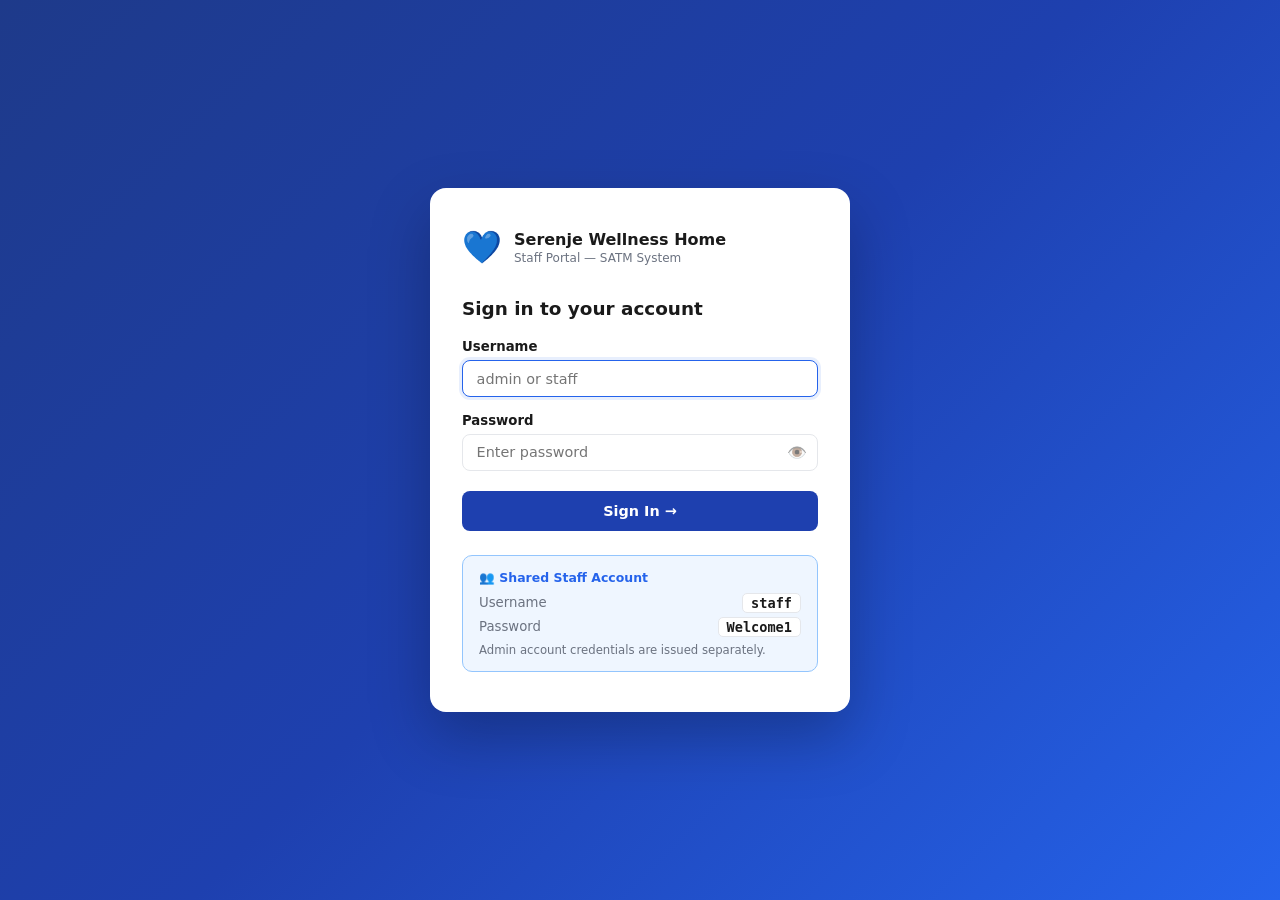
<file: index.html>
<!DOCTYPE html>
<html lang="en">
<head>
  <meta charset="UTF-8" />
  <meta name="viewport" content="width=device-width, initial-scale=1.0" />
  <title>Serenje Wellness Home — Staff Portal</title>
  <link rel="stylesheet" href="css/main.css" />
</head>
<body>

  <!-- ── TOP BAR ── -->
  <div class="topbar">
    <div class="topbar-brand">
      <span class="leaf">💙</span>
      Serenje Wellness Home
    </div>
    <div class="topbar-right" id="topbar-right">
      <!-- Populated by auth after login -->
    </div>
  </div>

  <!-- ── APP BODY ── -->
  <div class="app-body">

    <!-- ── SIDEBAR ── -->
    <nav class="sidebar" id="sidebar">
      <!-- Populated by app.js -->
    </nav>

    <!-- ── MAIN ── -->
    <div class="main">
      <div class="main-header">
        <div>
          <h1 id="page-title">All Modules</h1>
          <div class="breadcrumb" id="breadcrumb">Serenje Wellness Home → Overview</div>
        </div>
      </div>
      <div class="main-content" id="main-content">
        <!-- Populated by router -->
      </div>
    </div>

  </div>

  <script type="module" src="js/app.js"></script>
</body>
</html>
</file>
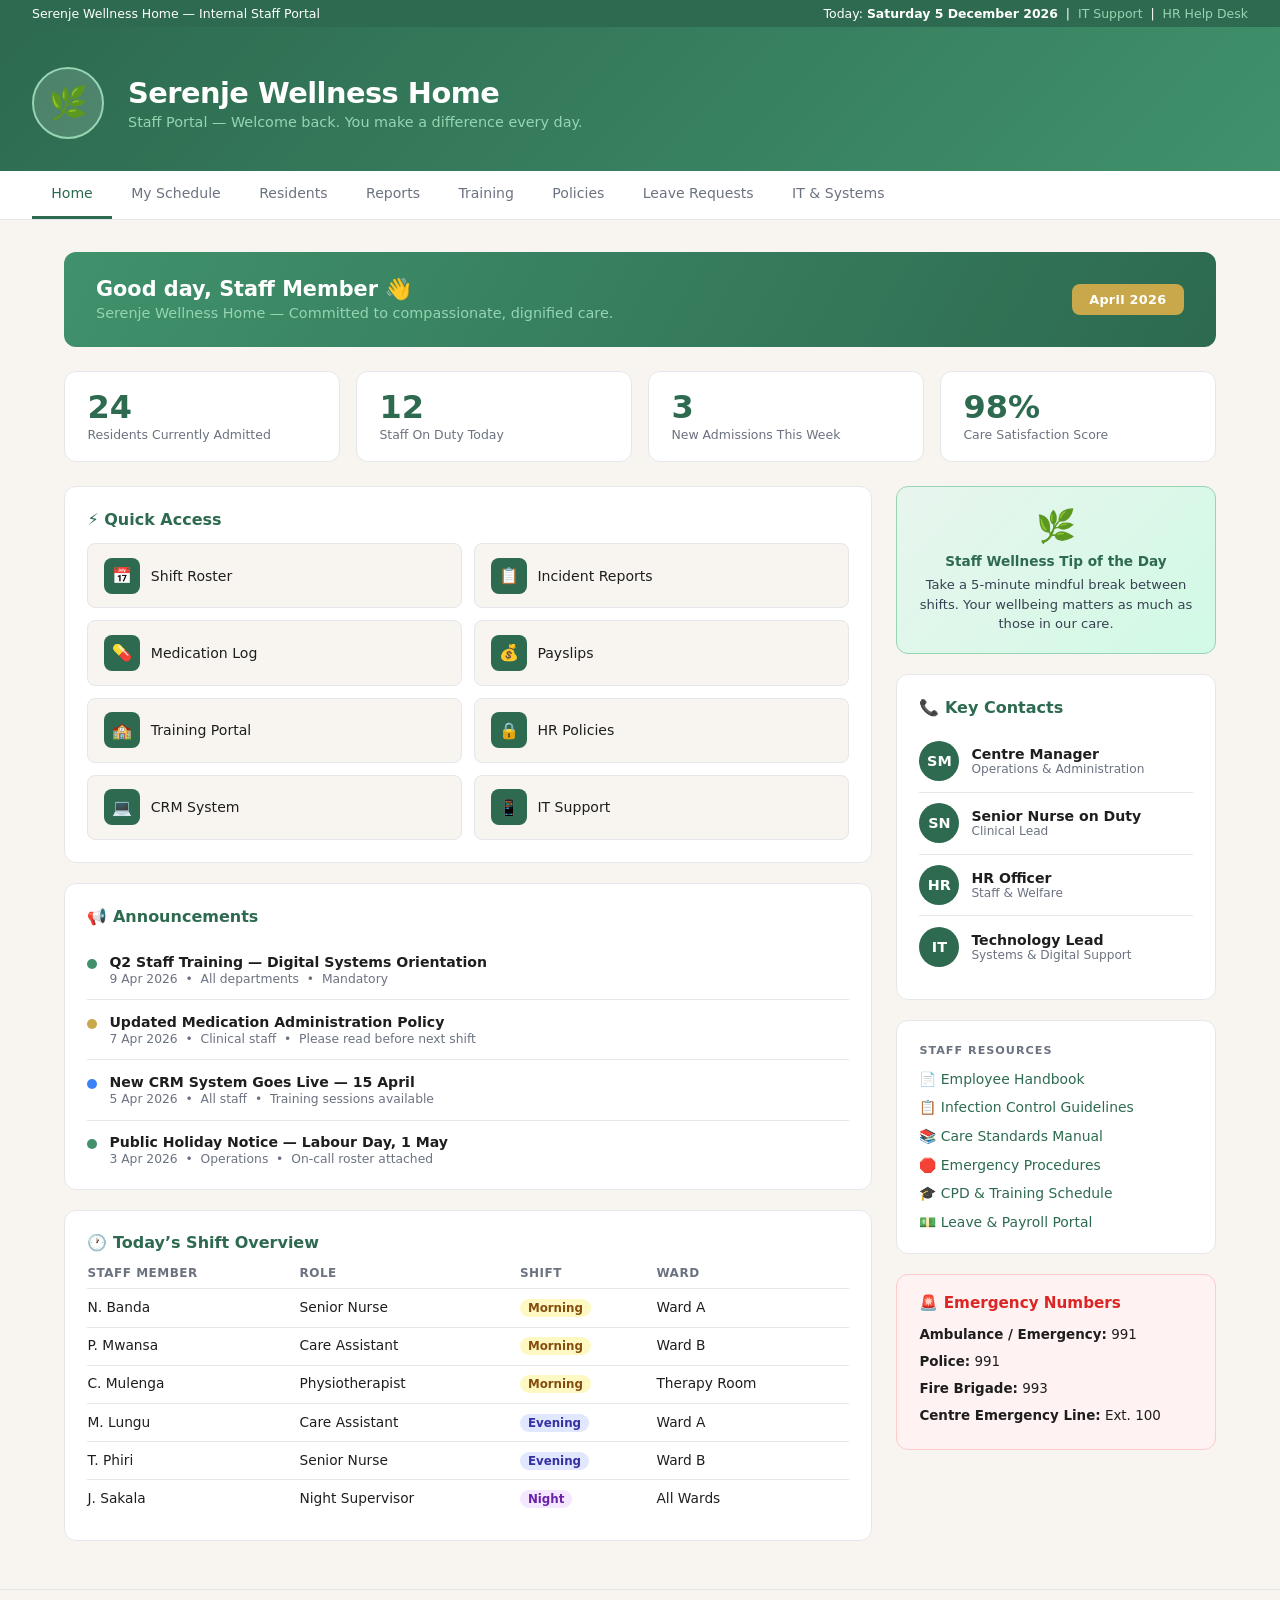
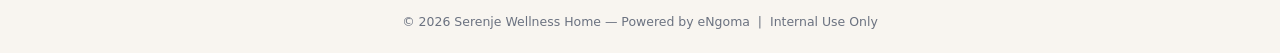
<file: staff-portal.html>
<!DOCTYPE html>
<html lang="en">
<head>
  <meta charset="UTF-8" />
  <meta name="viewport" content="width=device-width, initial-scale=1.0" />
  <title>Staff Portal — Serenje Wellness Home</title>
  <style>
    :root {
      --green:      #2d6a4f;
      --green-mid:  #40916c;
      --green-lite: #95d5b2;
      --cream:      #f8f5f0;
      --gold:       #c9a84c;
      --text:       #1e1e1e;
      --muted:      #6b7280;
      --white:      #ffffff;
      --card-bg:    #ffffff;
      --border:     #e5e7eb;
    }

    * { box-sizing: border-box; margin: 0; padding: 0; }

    body {
      font-family: 'Segoe UI', system-ui, sans-serif;
      background: var(--cream);
      color: var(--text);
      min-height: 100vh;
    }

    /* ── TOP BAR ── */
    .topbar {
      background: var(--green);
      color: var(--white);
      font-size: 0.78rem;
      padding: 6px 2rem;
      display: flex;
      justify-content: space-between;
      align-items: center;
    }
    .topbar a { color: var(--green-lite); text-decoration: none; }
    .topbar a:hover { text-decoration: underline; }

    /* ── HEADER ── */
    header {
      background: linear-gradient(135deg, var(--green) 0%, var(--green-mid) 100%);
      color: var(--white);
      padding: 2.5rem 2rem 2rem;
      display: flex;
      align-items: center;
      gap: 1.5rem;
    }
    .logo-circle {
      width: 72px; height: 72px;
      border-radius: 50%;
      background: rgba(255,255,255,0.15);
      border: 2px solid var(--green-lite);
      display: flex;
      align-items: center;
      justify-content: center;
      font-size: 2rem;
      flex-shrink: 0;
    }
    header h1 { font-size: 1.8rem; font-weight: 700; letter-spacing: -0.5px; }
    header p  { font-size: 0.9rem; color: var(--green-lite); margin-top: 4px; }

    /* ── NAV ── */
    nav {
      background: var(--white);
      border-bottom: 1px solid var(--border);
      padding: 0 2rem;
      display: flex;
      gap: 0;
      overflow-x: auto;
    }
    nav a {
      display: inline-block;
      padding: 0.9rem 1.2rem;
      font-size: 0.88rem;
      font-weight: 500;
      color: var(--muted);
      text-decoration: none;
      border-bottom: 3px solid transparent;
      white-space: nowrap;
      transition: all .2s;
    }
    nav a:hover, nav a.active {
      color: var(--green);
      border-bottom-color: var(--green);
    }

    /* ── MAIN LAYOUT ── */
    main {
      max-width: 1200px;
      margin: 0 auto;
      padding: 2rem 1.5rem;
      display: grid;
      grid-template-columns: 1fr 320px;
      gap: 1.5rem;
    }
    @media (max-width: 900px) {
      main { grid-template-columns: 1fr; }
    }

    /* ── WELCOME BANNER ── */
    .welcome-banner {
      grid-column: 1 / -1;
      background: linear-gradient(120deg, var(--green-mid), var(--green));
      color: var(--white);
      border-radius: 12px;
      padding: 1.6rem 2rem;
      display: flex;
      justify-content: space-between;
      align-items: center;
      gap: 1rem;
    }
    .welcome-banner h2 { font-size: 1.3rem; font-weight: 600; }
    .welcome-banner p  { font-size: 0.9rem; color: var(--green-lite); margin-top: 4px; }
    .badge {
      background: var(--gold);
      color: #fff;
      border-radius: 8px;
      padding: 0.5rem 1.1rem;
      font-size: 0.8rem;
      font-weight: 600;
      white-space: nowrap;
      letter-spacing: 0.3px;
    }

    /* ── SECTION TITLE ── */
    .section-title {
      font-size: 0.7rem;
      font-weight: 700;
      text-transform: uppercase;
      letter-spacing: 1px;
      color: var(--muted);
      margin-bottom: 0.75rem;
    }

    /* ── CARD ── */
    .card {
      background: var(--card-bg);
      border: 1px solid var(--border);
      border-radius: 12px;
      padding: 1.4rem;
    }
    .card h3 {
      font-size: 1rem;
      font-weight: 600;
      color: var(--green);
      margin-bottom: 0.9rem;
      display: flex;
      align-items: center;
      gap: 0.5rem;
    }

    /* ── QUICK LINKS ── */
    .quick-links {
      display: grid;
      grid-template-columns: repeat(2, 1fr);
      gap: 0.75rem;
    }
    .quick-link {
      display: flex;
      align-items: center;
      gap: 0.65rem;
      padding: 0.85rem 1rem;
      border-radius: 8px;
      background: var(--cream);
      border: 1px solid var(--border);
      text-decoration: none;
      color: var(--text);
      font-size: 0.88rem;
      font-weight: 500;
      transition: all .2s;
    }
    .quick-link:hover {
      background: #e8f5ee;
      border-color: var(--green-lite);
      color: var(--green);
    }
    .quick-link .icon {
      width: 36px; height: 36px;
      border-radius: 8px;
      background: var(--green);
      color: #fff;
      display: flex;
      align-items: center;
      justify-content: center;
      font-size: 1rem;
      flex-shrink: 0;
    }

    /* ── ANNOUNCEMENTS ── */
    .announcement-item {
      padding: 0.85rem 0;
      border-bottom: 1px solid var(--border);
      display: flex;
      gap: 0.75rem;
    }
    .announcement-item:last-child { border-bottom: none; padding-bottom: 0; }
    .dot {
      width: 10px; height: 10px;
      border-radius: 50%;
      flex-shrink: 0;
      margin-top: 5px;
    }
    .dot.green  { background: var(--green-mid); }
    .dot.gold   { background: var(--gold); }
    .dot.blue   { background: #3b82f6; }
    .ann-title  { font-size: 0.88rem; font-weight: 600; }
    .ann-meta   { font-size: 0.77rem; color: var(--muted); margin-top: 2px; }

    /* ── SCHEDULE TABLE ── */
    .schedule-table { width: 100%; border-collapse: collapse; font-size: 0.86rem; }
    .schedule-table th {
      text-align: left;
      color: var(--muted);
      font-weight: 600;
      font-size: 0.75rem;
      text-transform: uppercase;
      letter-spacing: 0.5px;
      padding: 0 0 0.5rem;
      border-bottom: 1px solid var(--border);
    }
    .schedule-table td {
      padding: 0.6rem 0;
      border-bottom: 1px solid var(--border);
      vertical-align: top;
    }
    .schedule-table tr:last-child td { border-bottom: none; }
    .shift-badge {
      display: inline-block;
      padding: 2px 8px;
      border-radius: 20px;
      font-size: 0.74rem;
      font-weight: 600;
    }
    .shift-morning  { background: #fef9c3; color: #854d0e; }
    .shift-evening  { background: #e0e7ff; color: #3730a3; }
    .shift-night    { background: #f3e8ff; color: #6b21a8; }

    /* ── SIDEBAR ── */
    .sidebar { display: flex; flex-direction: column; gap: 1.25rem; }

    /* ── CONTACTS ── */
    .contact-item {
      display: flex;
      align-items: center;
      gap: 0.75rem;
      padding: 0.65rem 0;
      border-bottom: 1px solid var(--border);
    }
    .contact-item:last-child { border-bottom: none; }
    .avatar {
      width: 40px; height: 40px;
      border-radius: 50%;
      background: var(--green);
      color: #fff;
      display: flex;
      align-items: center;
      justify-content: center;
      font-weight: 700;
      font-size: 0.9rem;
      flex-shrink: 0;
    }
    .contact-name  { font-size: 0.88rem; font-weight: 600; }
    .contact-role  { font-size: 0.76rem; color: var(--muted); }

    /* ── WELLNESS TIP ── */
    .tip-card {
      background: linear-gradient(135deg, #e8f5ee, #d1fae5);
      border: 1px solid var(--green-lite);
      border-radius: 12px;
      padding: 1.2rem 1.4rem;
      text-align: center;
    }
    .tip-card .tip-icon { font-size: 2rem; margin-bottom: 0.5rem; }
    .tip-card h4 { font-size: 0.85rem; font-weight: 700; color: var(--green); margin-bottom: 0.4rem; }
    .tip-card p  { font-size: 0.82rem; color: #374151; line-height: 1.5; }

    /* ── STATS ROW ── */
    .stats-row {
      grid-column: 1 / -1;
      display: grid;
      grid-template-columns: repeat(4, 1fr);
      gap: 1rem;
    }
    @media (max-width: 700px) { .stats-row { grid-template-columns: repeat(2, 1fr); } }
    .stat-card {
      background: var(--white);
      border: 1px solid var(--border);
      border-radius: 12px;
      padding: 1.2rem 1.4rem;
    }
    .stat-card .stat-num {
      font-size: 2rem;
      font-weight: 700;
      color: var(--green);
      line-height: 1;
    }
    .stat-card .stat-label {
      font-size: 0.78rem;
      color: var(--muted);
      margin-top: 4px;
    }

    /* ── FOOTER ── */
    footer {
      text-align: center;
      padding: 1.5rem;
      font-size: 0.78rem;
      color: var(--muted);
      border-top: 1px solid var(--border);
      margin-top: 1rem;
    }
  </style>
</head>
<body>

  <!-- TOP BAR -->
  <div class="topbar">
    <span>Serenje Wellness Home &mdash; Internal Staff Portal</span>
    <span>Today: <strong id="today-date"></strong> &nbsp;|&nbsp; <a href="#">IT Support</a> &nbsp;|&nbsp; <a href="#">HR Help Desk</a></span>
  </div>

  <!-- HEADER -->
  <header>
    <div class="logo-circle">&#127807;</div>
    <div>
      <h1>Serenje Wellness Home</h1>
      <p>Staff Portal &mdash; Welcome back. You make a difference every day.</p>
    </div>
  </header>

  <!-- NAV -->
  <nav>
    <a href="#" class="active">Home</a>
    <a href="#">My Schedule</a>
    <a href="#">Residents</a>
    <a href="#">Reports</a>
    <a href="#">Training</a>
    <a href="#">Policies</a>
    <a href="#">Leave Requests</a>
    <a href="#">IT & Systems</a>
  </nav>

  <!-- MAIN -->
  <main>

    <!-- WELCOME BANNER -->
    <div class="welcome-banner">
      <div>
        <h2>Good day, Staff Member &#128075;</h2>
        <p>Serenje Wellness Home &mdash; Committed to compassionate, dignified care.</p>
      </div>
      <div class="badge">April 2026</div>
    </div>

    <!-- STATS ROW -->
    <div class="stats-row">
      <div class="stat-card">
        <div class="stat-num">24</div>
        <div class="stat-label">Residents Currently Admitted</div>
      </div>
      <div class="stat-card">
        <div class="stat-num">12</div>
        <div class="stat-label">Staff On Duty Today</div>
      </div>
      <div class="stat-card">
        <div class="stat-num">3</div>
        <div class="stat-label">New Admissions This Week</div>
      </div>
      <div class="stat-card">
        <div class="stat-num">98%</div>
        <div class="stat-label">Care Satisfaction Score</div>
      </div>
    </div>

    <!-- LEFT COLUMN -->
    <div style="display:flex; flex-direction:column; gap:1.25rem;">

      <!-- QUICK LINKS -->
      <div class="card">
        <h3>&#9889; Quick Access</h3>
        <div class="quick-links">
          <a href="#" class="quick-link">
            <div class="icon">&#128197;</div>Shift Roster
          </a>
          <a href="#" class="quick-link">
            <div class="icon">&#128203;</div>Incident Reports
          </a>
          <a href="#" class="quick-link">
            <div class="icon">&#128138;</div>Medication Log
          </a>
          <a href="#" class="quick-link">
            <div class="icon">&#128176;</div>Payslips
          </a>
          <a href="#" class="quick-link">
            <div class="icon">&#127979;</div>Training Portal
          </a>
          <a href="#" class="quick-link">
            <div class="icon">&#128274;</div>HR Policies
          </a>
          <a href="#" class="quick-link">
            <div class="icon">&#128187;</div>CRM System
          </a>
          <a href="#" class="quick-link">
            <div class="icon">&#128241;</div>IT Support
          </a>
        </div>
      </div>

      <!-- ANNOUNCEMENTS -->
      <div class="card">
        <h3>&#128226; Announcements</h3>
        <div>
          <div class="announcement-item">
            <div class="dot green"></div>
            <div>
              <div class="ann-title">Q2 Staff Training &mdash; Digital Systems Orientation</div>
              <div class="ann-meta">9 Apr 2026 &nbsp;&bull;&nbsp; All departments &nbsp;&bull;&nbsp; Mandatory</div>
            </div>
          </div>
          <div class="announcement-item">
            <div class="dot gold"></div>
            <div>
              <div class="ann-title">Updated Medication Administration Policy</div>
              <div class="ann-meta">7 Apr 2026 &nbsp;&bull;&nbsp; Clinical staff &nbsp;&bull;&nbsp; Please read before next shift</div>
            </div>
          </div>
          <div class="announcement-item">
            <div class="dot blue"></div>
            <div>
              <div class="ann-title">New CRM System Goes Live &mdash; 15 April</div>
              <div class="ann-meta">5 Apr 2026 &nbsp;&bull;&nbsp; All staff &nbsp;&bull;&nbsp; Training sessions available</div>
            </div>
          </div>
          <div class="announcement-item">
            <div class="dot green"></div>
            <div>
              <div class="ann-title">Public Holiday Notice &mdash; Labour Day, 1 May</div>
              <div class="ann-meta">3 Apr 2026 &nbsp;&bull;&nbsp; Operations &nbsp;&bull;&nbsp; On-call roster attached</div>
            </div>
          </div>
        </div>
      </div>

      <!-- TODAY'S SCHEDULE -->
      <div class="card">
        <h3>&#128336; Today&rsquo;s Shift Overview</h3>
        <table class="schedule-table">
          <thead>
            <tr>
              <th>Staff Member</th>
              <th>Role</th>
              <th>Shift</th>
              <th>Ward</th>
            </tr>
          </thead>
          <tbody>
            <tr>
              <td>N. Banda</td>
              <td>Senior Nurse</td>
              <td><span class="shift-badge shift-morning">Morning</span></td>
              <td>Ward A</td>
            </tr>
            <tr>
              <td>P. Mwansa</td>
              <td>Care Assistant</td>
              <td><span class="shift-badge shift-morning">Morning</span></td>
              <td>Ward B</td>
            </tr>
            <tr>
              <td>C. Mulenga</td>
              <td>Physiotherapist</td>
              <td><span class="shift-badge shift-morning">Morning</span></td>
              <td>Therapy Room</td>
            </tr>
            <tr>
              <td>M. Lungu</td>
              <td>Care Assistant</td>
              <td><span class="shift-badge shift-evening">Evening</span></td>
              <td>Ward A</td>
            </tr>
            <tr>
              <td>T. Phiri</td>
              <td>Senior Nurse</td>
              <td><span class="shift-badge shift-evening">Evening</span></td>
              <td>Ward B</td>
            </tr>
            <tr>
              <td>J. Sakala</td>
              <td>Night Supervisor</td>
              <td><span class="shift-badge shift-night">Night</span></td>
              <td>All Wards</td>
            </tr>
          </tbody>
        </table>
      </div>

    </div>

    <!-- SIDEBAR -->
    <div class="sidebar">

      <!-- WELLNESS TIP -->
      <div class="tip-card">
        <div class="tip-icon">&#127807;</div>
        <h4>Staff Wellness Tip of the Day</h4>
        <p>Take a 5-minute mindful break between shifts. Your wellbeing matters as much as those in our care.</p>
      </div>

      <!-- KEY CONTACTS -->
      <div class="card">
        <h3>&#128222; Key Contacts</h3>
        <div class="contact-item">
          <div class="avatar">SM</div>
          <div>
            <div class="contact-name">Centre Manager</div>
            <div class="contact-role">Operations &amp; Administration</div>
          </div>
        </div>
        <div class="contact-item">
          <div class="avatar">SN</div>
          <div>
            <div class="contact-name">Senior Nurse on Duty</div>
            <div class="contact-role">Clinical Lead</div>
          </div>
        </div>
        <div class="contact-item">
          <div class="avatar">HR</div>
          <div>
            <div class="contact-name">HR Officer</div>
            <div class="contact-role">Staff &amp; Welfare</div>
          </div>
        </div>
        <div class="contact-item">
          <div class="avatar">IT</div>
          <div>
            <div class="contact-name">Technology Lead</div>
            <div class="contact-role">Systems &amp; Digital Support</div>
          </div>
        </div>
      </div>

      <!-- RESOURCES -->
      <div class="card">
        <div class="section-title">Staff Resources</div>
        <ul style="list-style:none; display:flex; flex-direction:column; gap:0.6rem;">
          <li><a href="#" style="color:var(--green); font-size:0.87rem; text-decoration:none;">&#128196; Employee Handbook</a></li>
          <li><a href="#" style="color:var(--green); font-size:0.87rem; text-decoration:none;">&#128203; Infection Control Guidelines</a></li>
          <li><a href="#" style="color:var(--green); font-size:0.87rem; text-decoration:none;">&#128218; Care Standards Manual</a></li>
          <li><a href="#" style="color:var(--green); font-size:0.87rem; text-decoration:none;">&#128721; Emergency Procedures</a></li>
          <li><a href="#" style="color:var(--green); font-size:0.87rem; text-decoration:none;">&#127891; CPD &amp; Training Schedule</a></li>
          <li><a href="#" style="color:var(--green); font-size:0.87rem; text-decoration:none;">&#128181; Leave &amp; Payroll Portal</a></li>
        </ul>
      </div>

      <!-- EMERGENCY -->
      <div style="background:#fef2f2; border:1px solid #fecaca; border-radius:12px; padding:1.2rem 1.4rem;">
        <h3 style="color:#dc2626; font-size:0.95rem; margin-bottom:0.6rem;">&#128680; Emergency Numbers</h3>
        <div style="font-size:0.84rem; line-height:2;">
          <div><strong>Ambulance / Emergency:</strong> 991</div>
          <div><strong>Police:</strong> 991</div>
          <div><strong>Fire Brigade:</strong> 993</div>
          <div><strong>Centre Emergency Line:</strong> Ext. 100</div>
        </div>
      </div>

    </div>
  </main>

  <!-- FOOTER -->
  <footer>
    &copy; 2026 Serenje Wellness Home &mdash; Powered by eNgoma &nbsp;|&nbsp; Internal Use Only
  </footer>

  <script>
    // Set today's date
    const d = new Date();
    document.getElementById('today-date').textContent =
      d.toLocaleDateString('en-GB', { weekday: 'long', day: 'numeric', month: 'long', year: 'numeric' });
  </script>

</body>
</html>
</file>
<file: css/main.css>
/* ── TOKENS ── */
:root {
  --green:       #1e40af;
  --green-mid:   #2563eb;
  --green-lite:  #93c5fd;
  --green-bg:    #eff6ff;
  --cream:       #f8faff;
  --gold:        #c9a84c;
  --red:         #dc2626;
  --blue:        #2563eb;
  --text:        #1a1a1a;
  --muted:       #6b7280;
  --border:      #e5e7eb;
  --white:       #ffffff;
  --sidebar-w:   240px;
  --topbar-h:    56px;
  --radius:      10px;
}

/* ── RESET ── */
*, *::before, *::after { box-sizing: border-box; margin: 0; padding: 0; }
body { font-family: 'Segoe UI', system-ui, sans-serif; background: var(--cream); color: var(--text); height: 100vh; overflow: hidden; display: flex; flex-direction: column; }
a { text-decoration: none; color: inherit; }
button { cursor: pointer; border: none; background: none; font: inherit; }

/* ── TOPBAR ── */
.topbar {
  height: var(--topbar-h);
  background: var(--green);
  color: var(--white);
  display: flex;
  align-items: center;
  justify-content: space-between;
  padding: 0 1.25rem;
  flex-shrink: 0;
  z-index: 100;
}
.topbar-brand { display: flex; align-items: center; gap: 0.6rem; font-weight: 700; font-size: 1rem; letter-spacing: -0.3px; }
.topbar-brand .leaf { font-size: 1.3rem; }
.topbar-right { display: flex; align-items: center; gap: 1rem; font-size: 0.82rem; color: var(--green-lite); }
.topbar-right .today { font-size: 0.78rem; }
.avatar-btn {
  width: 32px; height: 32px;
  border-radius: 50%;
  background: rgba(255,255,255,0.2);
  color: #fff;
  font-weight: 700;
  font-size: 0.8rem;
  display: flex; align-items: center; justify-content: center;
}

/* ── BODY LAYOUT ── */
.app-body { display: flex; flex: 1; overflow: hidden; }

/* ── SIDEBAR ── */
.sidebar {
  width: var(--sidebar-w);
  background: var(--white);
  border-right: 1px solid var(--border);
  display: flex;
  flex-direction: column;
  overflow-y: auto;
  flex-shrink: 0;
}
.sidebar-section-label {
  font-size: 0.68rem;
  font-weight: 700;
  text-transform: uppercase;
  letter-spacing: 1px;
  color: var(--muted);
  padding: 1.1rem 1rem 0.4rem;
}
.nav-item {
  display: flex;
  align-items: center;
  gap: 0.65rem;
  padding: 0.6rem 1rem;
  font-size: 0.875rem;
  font-weight: 500;
  color: var(--muted);
  border-radius: 0;
  transition: all .15s;
  cursor: pointer;
  border-left: 3px solid transparent;
  user-select: none;
}
.nav-item .nav-icon { font-size: 1.05rem; width: 20px; text-align: center; }
.nav-item:hover  { background: var(--green-bg); color: var(--green); }
.nav-item.active { background: var(--green-bg); color: var(--green); border-left-color: var(--green); font-weight: 600; }
.nav-item .badge {
  margin-left: auto;
  background: var(--green);
  color: #fff;
  border-radius: 20px;
  font-size: 0.68rem;
  font-weight: 700;
  padding: 1px 7px;
  min-width: 20px;
  text-align: center;
}
.nav-item .badge.gold { background: var(--gold); }
.nav-item--planned { opacity: 0.55; }
.nav-item--planned:hover { opacity: 0.8; }
.nav-planned-dot {
  width: 6px; height: 6px;
  border-radius: 50%;
  background: var(--muted);
  margin-left: auto;
  flex-shrink: 0;
}
.sidebar-footer {
  margin-top: auto;
  padding: 1rem;
  border-top: 1px solid var(--border);
  font-size: 0.75rem;
  color: var(--muted);
  text-align: center;
  line-height: 1.6;
}

/* ── MAIN CONTENT ── */
.main { flex: 1; display: flex; flex-direction: column; overflow: hidden; }
.main-header {
  padding: 1.1rem 1.5rem 0.9rem;
  border-bottom: 1px solid var(--border);
  background: var(--white);
  display: flex;
  align-items: center;
  justify-content: space-between;
  flex-shrink: 0;
}
.main-header h1 { font-size: 1.15rem; font-weight: 700; }
.main-header .breadcrumb { font-size: 0.78rem; color: var(--muted); margin-top: 2px; }
.main-content { flex: 1; overflow-y: auto; padding: 1.5rem; }

/* Module grid section label */
.mg-section-label {
  font-size: 0.68rem;
  font-weight: 700;
  text-transform: uppercase;
  letter-spacing: 1px;
  color: var(--muted);
  margin: 1.25rem 0 0.6rem;
}
.mg-section-label:first-child { margin-top: 0; }

/* ── MODULE GRID (home view) ── */
.module-grid {
  display: grid;
  grid-template-columns: repeat(auto-fill, minmax(220px, 1fr));
  gap: 1rem;
}
.module-card {
  background: var(--white);
  border: 1px solid var(--border);
  border-radius: var(--radius);
  padding: 1.25rem;
  cursor: pointer;
  transition: all .18s;
  display: flex;
  flex-direction: column;
  gap: 0.5rem;
  position: relative;
  overflow: hidden;
}
.module-card::before {
  content: '';
  position: absolute;
  top: 0; left: 0; right: 0;
  height: 3px;
  background: var(--green-mid);
  opacity: 0;
  transition: opacity .18s;
}
.module-card:hover { box-shadow: 0 4px 16px rgba(0,0,0,0.08); transform: translateY(-2px); border-color: var(--green-lite); }
.module-card:hover::before { opacity: 1; }
.module-card .mc-icon { font-size: 1.8rem; }
.module-card .mc-name { font-size: 0.95rem; font-weight: 700; color: var(--text); }
.module-card .mc-desc { font-size: 0.78rem; color: var(--muted); line-height: 1.4; }
.module-card .mc-status {
  margin-top: auto;
  display: inline-flex;
  align-items: center;
  gap: 4px;
  font-size: 0.72rem;
  font-weight: 600;
  padding: 2px 8px;
  border-radius: 20px;
  width: fit-content;
}
.status-live    { background: #dcfce7; color: #15803d; }
.status-build   { background: #fef9c3; color: #854d0e; }
.status-planned { background: #f3f4f6; color: #6b7280; }

/* ── MODULE PLACEHOLDER VIEW ── */
.module-placeholder {
  display: flex;
  flex-direction: column;
  align-items: center;
  justify-content: center;
  height: 100%;
  min-height: 340px;
  text-align: center;
  gap: 0.75rem;
  color: var(--muted);
}
.module-placeholder .ph-icon { font-size: 3.5rem; opacity: 0.4; }
.module-placeholder h2 { font-size: 1.2rem; color: var(--text); font-weight: 700; }
.module-placeholder p  { font-size: 0.88rem; max-width: 320px; line-height: 1.6; }
/* Instrument list inside placeholder */
.ph-instruments {
  width: 100%;
  max-width: 680px;
  border: 1px solid var(--border);
  border-radius: 8px;
  overflow: hidden;
  background: var(--white);
  margin: 0.5rem 0;
  text-align: left;
}
.ph-instrument-row {
  display: grid;
  grid-template-columns: 100px 1fr 1fr;
  gap: 0.5rem;
  padding: 0.55rem 1rem;
  border-bottom: 1px solid var(--border);
  font-size: 0.8rem;
  align-items: center;
}
.ph-instrument-row:last-child { border-bottom: none; }
.ph-instrument-code {
  font-family: monospace;
  font-weight: 700;
  color: var(--blue);
  font-size: 0.75rem;
}
.ph-instrument-name  { font-weight: 500; color: var(--text); }
.ph-instrument-target { color: var(--muted); font-size: 0.75rem; }

.module-placeholder .ph-pill {
  background: var(--green-bg);
  color: var(--green);
  border-radius: 20px;
  padding: 4px 14px;
  font-size: 0.78rem;
  font-weight: 600;
  margin-top: 0.25rem;
}

/* ══════════════════════════════════════════
   DASHBOARD MODULE
   ══════════════════════════════════════════ */

/* Stats row */
.db-stats-row {
  display: grid;
  grid-template-columns: repeat(4, 1fr);
  gap: 1rem;
  margin-bottom: 1.25rem;
}
@media (max-width: 900px) { .db-stats-row { grid-template-columns: repeat(2,1fr); } }

.db-stat-card {
  background: var(--white);
  border: 1px solid var(--border);
  border-radius: var(--radius);
  padding: 1rem 1.1rem;
  display: flex;
  align-items: center;
  gap: 0.9rem;
  border-left: 4px solid var(--border);
}
.db-stat-green { border-left-color: var(--blue); }
.db-stat-blue  { border-left-color: #06b6d4; }
.db-stat-gold  { border-left-color: var(--gold); }

.db-stat-icon  { font-size: 1.8rem; flex-shrink: 0; }
.db-stat-value { font-size: 1.7rem; font-weight: 800; color: var(--text); line-height: 1; }
.db-stat-label { font-size: 0.76rem; font-weight: 600; color: var(--muted); margin-top: 2px; }
.db-stat-sub   { font-size: 0.72rem; color: var(--muted); margin-top: 1px; }

/* Main 2-col grid */
.db-grid {
  display: grid;
  grid-template-columns: 1fr 300px;
  gap: 1.25rem;
  align-items: start;
}
@media (max-width: 900px) { .db-grid { grid-template-columns: 1fr; } }

.db-col-left,
.db-col-right { display: flex; flex-direction: column; gap: 1.25rem; }

/* Card */
.db-card {
  background: var(--white);
  border: 1px solid var(--border);
  border-radius: var(--radius);
  overflow: hidden;
}
.db-card-header {
  display: flex;
  align-items: center;
  justify-content: space-between;
  padding: 0.8rem 1rem;
  border-bottom: 1px solid var(--border);
}
.db-card-title { font-size: 0.88rem; font-weight: 700; }
.db-card-count {
  background: var(--green-bg);
  color: var(--green);
  border-radius: 20px;
  font-size: 0.72rem;
  font-weight: 700;
  padding: 2px 8px;
}

/* Alerts */
.db-alerts { display: flex; flex-direction: column; }
.db-alert {
  display: flex;
  align-items: flex-start;
  gap: 0.75rem;
  padding: 0.75rem 1rem;
  border-bottom: 1px solid var(--border);
  border-left: 3px solid transparent;
}
.db-alert:last-child { border-bottom: none; }
.db-alert-urgent { border-left-color: var(--red);   background: #fff5f5; }
.db-alert-warn   { border-left-color: var(--gold);  background: #fffbeb; }
.db-alert-info   { border-left-color: var(--blue);  background: #f0f7ff; }
.db-alert-icon   { font-size: 1.1rem; flex-shrink: 0; margin-top: 1px; }
.db-alert-body   { flex: 1; }
.db-alert-title  { font-size: 0.84rem; font-weight: 600; }
.db-alert-detail { font-size: 0.76rem; color: var(--muted); margin-top: 2px; line-height: 1.4; }
.db-alert-time   { font-size: 0.72rem; color: var(--muted); white-space: nowrap; flex-shrink: 0; }

/* Activity feed */
.db-feed { display: flex; flex-direction: column; }
.db-feed-item {
  display: flex;
  align-items: flex-start;
  gap: 0.7rem;
  padding: 0.65rem 1rem;
  border-bottom: 1px solid var(--border);
  font-size: 0.82rem;
}
.db-feed-item:last-child { border-bottom: none; }
.db-feed-icon { flex-shrink: 0; width: 20px; text-align: center; }
.db-feed-text { flex: 1; color: var(--text); line-height: 1.4; }
.db-feed-time { font-size: 0.72rem; color: var(--muted); white-space: nowrap; flex-shrink: 0; }

/* Quick actions */
.db-actions {
  display: grid;
  grid-template-columns: 1fr 1fr;
  gap: 0.6rem;
  padding: 0.9rem;
}
.db-action-btn {
  display: flex;
  flex-direction: column;
  align-items: center;
  gap: 0.35rem;
  padding: 0.75rem 0.5rem;
  background: var(--cream);
  border: 1px solid var(--border);
  border-radius: 8px;
  font-size: 0.78rem;
  font-weight: 600;
  color: var(--text);
  cursor: pointer;
  transition: all .15s;
}
.db-action-btn span:first-child { font-size: 1.3rem; }
.db-action-btn:hover { background: var(--green-bg); border-color: var(--green-lite); color: var(--green); }

/* On duty list */
.db-duty-list { display: flex; flex-direction: column; }
.db-duty-item {
  display: flex;
  align-items: center;
  gap: 0.7rem;
  padding: 0.65rem 1rem;
  border-bottom: 1px solid var(--border);
}
.db-duty-item:last-child { border-bottom: none; }
.db-duty-avatar {
  width: 34px; height: 34px;
  border-radius: 50%;
  background: var(--green);
  color: #fff;
  font-size: 0.72rem;
  font-weight: 700;
  display: flex; align-items: center; justify-content: center;
  flex-shrink: 0;
}
.db-duty-info { flex: 1; }
.db-duty-name { font-size: 0.83rem; font-weight: 600; }
.db-duty-role { font-size: 0.73rem; color: var(--muted); margin-top: 1px; }
.db-shift-pill {
  font-size: 0.68rem; font-weight: 700;
  padding: 2px 8px;
  border-radius: 20px;
  flex-shrink: 0;
}
.db-shift-morning { background: #fef9c3; color: #854d0e; }
.db-shift-evening { background: #e0e7ff; color: #3730a3; }
.db-shift-night   { background: #f3e8ff; color: #6b21a8; }

/* Centre status / progress bars */
.db-status-rows { display: flex; flex-direction: column; gap: 0.75rem; padding: 0.9rem 1rem; }
.db-status-row {
  display: grid;
  grid-template-columns: 110px 1fr 42px;
  align-items: center;
  gap: 0.6rem;
  font-size: 0.78rem;
  color: var(--muted);
}
.db-bar-wrap {
  height: 6px;
  background: var(--border);
  border-radius: 20px;
  overflow: hidden;
}
.db-bar { height: 100%; background: var(--blue); border-radius: 20px; transition: width .4s ease; }
.db-bar-blue { background: var(--blue); }
.db-bar-gold { background: var(--gold); }
.db-bar-label { font-size: 0.72rem; font-weight: 600; color: var(--text); text-align: right; }

/* ══════════════════════════════════════════
   RESIDENTS MODULE
   ══════════════════════════════════════════ */

/* Stats row */
.rs-stats-row {
  display: grid;
  grid-template-columns: repeat(4, 1fr);
  gap: 1rem;
  margin-bottom: 1.25rem;
}
@media (max-width: 800px) { .rs-stats-row { grid-template-columns: repeat(2,1fr); } }
.rs-stat {
  background: var(--white);
  border: 1px solid var(--border);
  border-radius: var(--radius);
  padding: 1rem 1.2rem;
  border-left: 4px solid var(--border);
}
.rs-stat--blue  { border-left-color: var(--blue); }
.rs-stat--grey  { border-left-color: var(--muted); }
.rs-stat--green { border-left-color: #10b981; }
.rs-stat-num  { font-size: 1.8rem; font-weight: 800; color: var(--text); line-height: 1; }
.rs-stat-lbl  { font-size: 0.75rem; color: var(--muted); margin-top: 3px; font-weight: 500; }

/* Toolbar */
.rs-toolbar {
  display: flex;
  align-items: center;
  gap: 0.75rem;
  margin-bottom: 1rem;
  flex-wrap: wrap;
}
.rs-search-wrap {
  flex: 1;
  min-width: 200px;
  position: relative;
}
.rs-search-icon {
  position: absolute;
  left: 0.75rem;
  top: 50%;
  transform: translateY(-50%);
  font-size: 0.85rem;
}
.rs-search {
  width: 100%;
  padding: 0.55rem 0.75rem 0.55rem 2.2rem;
  border: 1px solid var(--border);
  border-radius: 8px;
  font-size: 0.875rem;
  background: var(--white);
  outline: none;
}
.rs-search:focus { border-color: var(--blue); box-shadow: 0 0 0 3px rgba(37,99,235,0.1); }
.rs-filters { display: flex; gap: 0.35rem; }
.rs-filter-btn {
  padding: 0.45rem 0.9rem;
  border-radius: 20px;
  border: 1px solid var(--border);
  font-size: 0.8rem;
  font-weight: 500;
  color: var(--muted);
  background: var(--white);
  cursor: pointer;
  transition: all .15s;
}
.rs-filter-btn.active, .rs-filter-btn:hover {
  background: var(--green);
  border-color: var(--green);
  color: var(--white);
}
.rs-add-btn {
  padding: 0.55rem 1.1rem;
  background: var(--blue);
  color: var(--white);
  border-radius: 8px;
  font-size: 0.875rem;
  font-weight: 600;
  border: none;
  cursor: pointer;
  white-space: nowrap;
  transition: opacity .15s;
}
.rs-add-btn:hover { opacity: 0.88; }

/* Table */
.rs-table-wrap {
  background: var(--white);
  border: 1px solid var(--border);
  border-radius: var(--radius);
  overflow: auto;
}
.rs-table {
  width: 100%;
  border-collapse: collapse;
  font-size: 0.86rem;
  min-width: 700px;
}
.rs-table th {
  text-align: left;
  padding: 0.75rem 1rem;
  font-size: 0.72rem;
  font-weight: 700;
  text-transform: uppercase;
  letter-spacing: 0.5px;
  color: var(--muted);
  border-bottom: 1px solid var(--border);
  white-space: nowrap;
  background: #fafafa;
}
.rs-table td { padding: 0.75rem 1rem; border-bottom: 1px solid var(--border); vertical-align: middle; }
.rs-table tbody tr:last-child td { border-bottom: none; }
.rs-table tbody tr:hover { background: var(--green-bg); cursor: pointer; }
.rs-name-cell { display: flex; align-items: center; gap: 0.65rem; }
.rs-avatar {
  width: 36px; height: 36px;
  border-radius: 50%;
  background: var(--blue);
  color: #fff;
  font-size: 0.75rem;
  font-weight: 700;
  display: flex; align-items: center; justify-content: center;
  flex-shrink: 0;
}
.rs-full-name { font-weight: 600; font-size: 0.88rem; }
.rs-gender    { font-size: 0.72rem; color: var(--muted); }
.rs-id-cell   { font-family: monospace; font-size: 0.8rem; color: var(--muted); }
.rs-status-pill {
  display: inline-block;
  padding: 2px 10px;
  border-radius: 20px;
  font-size: 0.72rem;
  font-weight: 700;
}
.rs-active     { background: #dcfce7; color: #15803d; }
.rs-discharged { background: #f3f4f6; color: #6b7280; }
.rs-pill-lg    { padding: 4px 14px; font-size: 0.8rem; margin-top: 0.4rem; display: inline-block; }
.rs-view-btn {
  padding: 0.3rem 0.8rem;
  border-radius: 6px;
  border: 1px solid var(--border);
  font-size: 0.78rem;
  font-weight: 600;
  color: var(--blue);
  background: var(--white);
  cursor: pointer;
  white-space: nowrap;
}
.rs-view-btn:hover { background: var(--green-bg); }
.rs-empty {
  padding: 3rem;
  text-align: center;
  color: var(--muted);
  font-size: 0.88rem;
}

/* Back button */
.rs-back-btn {
  display: inline-flex;
  align-items: center;
  gap: 0.35rem;
  font-size: 0.83rem;
  font-weight: 600;
  color: var(--blue);
  padding: 0.4rem 0;
  margin-bottom: 1.1rem;
  cursor: pointer;
  background: none;
  border: none;
}
.rs-back-btn:hover { text-decoration: underline; }

/* Profile layout */
.rs-profile-grid {
  display: grid;
  grid-template-columns: 280px 1fr;
  gap: 1.25rem;
  align-items: start;
}
@media (max-width: 800px) { .rs-profile-grid { grid-template-columns: 1fr; } }
.rs-profile-card {
  background: var(--white);
  border: 1px solid var(--border);
  border-radius: var(--radius);
  padding: 1.5rem;
  display: flex;
  flex-direction: column;
  align-items: center;
  text-align: center;
  gap: 0.4rem;
}
.rs-profile-avatar {
  width: 72px; height: 72px;
  border-radius: 50%;
  background: var(--blue);
  color: #fff;
  font-size: 1.5rem;
  font-weight: 800;
  display: flex; align-items: center; justify-content: center;
  margin-bottom: 0.5rem;
}
.rs-profile-name { font-size: 1.1rem; font-weight: 700; }
.rs-profile-id   { font-size: 0.78rem; color: var(--muted); font-family: monospace; }
.rs-profile-details {
  width: 100%;
  margin-top: 1rem;
  border-top: 1px solid var(--border);
  padding-top: 0.75rem;
}
.rs-detail-row {
  display: flex;
  justify-content: space-between;
  align-items: flex-start;
  gap: 0.5rem;
  padding: 0.42rem 0;
  border-bottom: 1px solid var(--border);
  font-size: 0.83rem;
}
.rs-detail-row:last-child { border-bottom: none; }
.rs-detail-row span:first-child { color: var(--muted); font-weight: 500; white-space: nowrap; }
.rs-detail-row span:last-child  { font-weight: 600; text-align: right; }
.rs-detail-row a { color: var(--blue); text-decoration: none; }
.rs-profile-actions {
  width: 100%;
  display: flex;
  gap: 0.5rem;
  margin-top: 1rem;
}
.rs-action-secondary {
  flex: 1;
  padding: 0.55rem;
  border-radius: 8px;
  border: 1px solid var(--border);
  font-size: 0.82rem;
  font-weight: 600;
  cursor: pointer;
  background: var(--white);
  color: var(--text);
}
.rs-action-secondary:hover { background: var(--green-bg); }
.rs-action-discharge {
  flex: 1;
  padding: 0.55rem;
  border-radius: 8px;
  border: none;
  font-size: 0.82rem;
  font-weight: 600;
  cursor: pointer;
  background: #fee2e2;
  color: #dc2626;
}
.rs-action-readmit {
  flex: 1;
  padding: 0.55rem;
  border-radius: 8px;
  border: none;
  font-size: 0.82rem;
  font-weight: 600;
  cursor: pointer;
  background: #dcfce7;
  color: #15803d;
}

/* Profile right panels */
.rs-profile-right { display: flex; flex-direction: column; gap: 1rem; }
.rs-panel {
  background: var(--white);
  border: 1px solid var(--border);
  border-radius: var(--radius);
  overflow: hidden;
}
.rs-panel-title {
  padding: 0.75rem 1rem;
  font-size: 0.85rem;
  font-weight: 700;
  border-bottom: 1px solid var(--border);
  background: #fafafa;
}
.rs-panel-body { padding: 0.5rem 1rem; }
.rs-notes-box {
  margin: 0 1rem 1rem;
  padding: 0.75rem;
  background: var(--green-bg);
  border-radius: 8px;
  font-size: 0.82rem;
  color: var(--text);
  line-height: 1.6;
}

/* Form */
.rs-form-wrap {
  max-width: 780px;
  background: var(--white);
  border: 1px solid var(--border);
  border-radius: var(--radius);
  padding: 1.75rem;
}
.rs-form-title {
  font-size: 1.1rem;
  font-weight: 700;
  margin-bottom: 1.25rem;
  padding-bottom: 0.75rem;
  border-bottom: 1px solid var(--border);
}
.rs-form-section {
  font-size: 0.7rem;
  font-weight: 700;
  text-transform: uppercase;
  letter-spacing: 1px;
  color: var(--blue);
  margin: 1.25rem 0 0.75rem;
}
.rs-form-grid {
  display: grid;
  grid-template-columns: repeat(2, 1fr);
  gap: 0.85rem;
}
@media (max-width: 600px) { .rs-form-grid { grid-template-columns: 1fr; } }
.rs-field { display: flex; flex-direction: column; gap: 0.3rem; }
.rs-field--full { margin-top: 0.85rem; }
.rs-field label { font-size: 0.78rem; font-weight: 600; color: var(--muted); }
.rs-field input,
.rs-field select,
.rs-field textarea {
  padding: 0.55rem 0.75rem;
  border: 1px solid var(--border);
  border-radius: 7px;
  font-size: 0.875rem;
  font-family: inherit;
  background: var(--white);
  color: var(--text);
  outline: none;
  transition: border .15s;
}
.rs-field input:focus,
.rs-field select:focus,
.rs-field textarea:focus { border-color: var(--blue); box-shadow: 0 0 0 3px rgba(37,99,235,0.1); }
.rs-field textarea { resize: vertical; }
.rs-invalid { border-color: #dc2626 !important; }
.rs-form-actions {
  display: flex;
  justify-content: flex-end;
  gap: 0.75rem;
  margin-top: 1.5rem;
  padding-top: 1rem;
  border-top: 1px solid var(--border);
}
.rs-submit-btn {
  padding: 0.6rem 1.5rem;
  background: var(--blue);
  color: var(--white);
  border: none;
  border-radius: 8px;
  font-size: 0.875rem;
  font-weight: 700;
  cursor: pointer;
  transition: opacity .15s;
}
.rs-submit-btn:hover { opacity: 0.88; }

/* ══════════════════════════════════════════
   CLINICAL CARE MODULE
   ══════════════════════════════════════════ */

/* Tab bar */
.cl-tabs {
  display: flex;
  gap: 0;
  border-bottom: 2px solid var(--border);
  margin-bottom: 1.25rem;
}
.cl-tab {
  display: flex;
  align-items: center;
  gap: 0.4rem;
  padding: 0.7rem 1.2rem;
  font-size: 0.875rem;
  font-weight: 600;
  color: var(--muted);
  background: none;
  border: none;
  border-bottom: 2px solid transparent;
  margin-bottom: -2px;
  cursor: pointer;
  transition: all .15s;
}
.cl-tab:hover { color: var(--blue); }
.cl-tab.active { color: var(--blue); border-bottom-color: var(--blue); }
.cl-tab-badge {
  background: #fee2e2;
  color: #dc2626;
  border-radius: 20px;
  font-size: 0.68rem;
  font-weight: 700;
  padding: 1px 6px;
}

/* Toolbar */
.cl-toolbar {
  display: flex;
  align-items: center;
  justify-content: space-between;
  margin-bottom: 1rem;
  gap: 1rem;
  flex-wrap: wrap;
}
.cl-stats-mini { display: flex; gap: 1.25rem; font-size: 0.85rem; color: var(--muted); }
.cl-warn { color: #dc2626; }
.cl-primary-btn {
  padding: 0.55rem 1.1rem;
  background: var(--blue);
  color: #fff;
  border: none;
  border-radius: 8px;
  font-size: 0.875rem;
  font-weight: 600;
  cursor: pointer;
  white-space: nowrap;
  transition: opacity .15s;
}
.cl-primary-btn:hover { opacity: 0.88; }
.cl-secondary-btn {
  padding: 0.5rem 1rem;
  background: var(--white);
  border: 1px solid var(--border);
  border-radius: 8px;
  font-size: 0.83rem;
  font-weight: 600;
  color: var(--text);
  cursor: pointer;
}
.cl-secondary-btn:hover { background: var(--green-bg); }
.cl-back-btn {
  display: inline-flex;
  align-items: center;
  gap: 0.3rem;
  font-size: 0.83rem;
  font-weight: 600;
  color: var(--blue);
  background: none;
  border: none;
  padding: 0;
  margin-bottom: 1rem;
  cursor: pointer;
}
.cl-back-btn:hover { text-decoration: underline; }

/* Badges */
.cl-badge {
  display: inline-block;
  padding: 2px 9px;
  border-radius: 20px;
  font-size: 0.72rem;
  font-weight: 700;
}
.cl-badge-active  { background: #dcfce7; color: #15803d; }
.cl-badge-review  { background: #fef9c3; color: #854d0e; }
.cl-badge-resolved{ background: #f3f4f6; color: #6b7280; }
.cl-badge-under   { background: #fee2e2; color: #dc2626; }
.cl-badge-disc    { background: #f3f4f6; color: #9ca3af; }

/* Care Plans grid */
.cl-card-grid {
  display: grid;
  grid-template-columns: repeat(auto-fill, minmax(310px,1fr));
  gap: 1rem;
}
.cl-plan-card {
  background: var(--white);
  border: 1px solid var(--border);
  border-radius: var(--radius);
  padding: 1.1rem;
  cursor: pointer;
  transition: all .15s;
  display: flex;
  flex-direction: column;
  gap: 0.75rem;
}
.cl-plan-card:hover { box-shadow: 0 4px 14px rgba(0,0,0,.08); border-color: var(--green-lite); }
.cl-plan-header { display: flex; align-items: center; gap: 0.65rem; }
.cl-plan-avatar {
  width: 38px; height: 38px;
  border-radius: 50%;
  background: var(--blue);
  color: #fff;
  font-size: 0.75rem;
  font-weight: 700;
  display: flex; align-items: center; justify-content: center;
  flex-shrink: 0;
}
.cl-plan-name  { font-size: 0.88rem; font-weight: 700; }
.cl-plan-room  { font-size: 0.75rem; color: var(--muted); }
.cl-plan-header .cl-badge { margin-left: auto; }
.cl-plan-goals { display: flex; flex-direction: column; gap: 0.3rem; }
.cl-goal-item  { font-size: 0.78rem; color: var(--text); padding: 0.25rem 0; border-bottom: 1px dashed var(--border); }
.cl-goal-item:last-child { border-bottom: none; }
.cl-plan-footer {
  display: flex;
  justify-content: space-between;
  font-size: 0.75rem;
  color: var(--muted);
  padding-top: 0.4rem;
  border-top: 1px solid var(--border);
}
.cl-plan-meta { font-size: 0.72rem; color: var(--muted); }

/* Detail views */
.cl-detail-wrap {
  background: var(--white);
  border: 1px solid var(--border);
  border-radius: var(--radius);
  overflow: hidden;
}
.cl-detail-header {
  display: flex;
  align-items: center;
  justify-content: space-between;
  padding: 1.1rem 1.25rem;
  border-bottom: 1px solid var(--border);
  gap: 1rem;
  flex-wrap: wrap;
}
.cl-detail-title { font-size: 1.1rem; font-weight: 700; }
.cl-detail-sub   { font-size: 0.78rem; color: var(--muted); margin-top: 2px; }
.cl-alert-row {
  display: flex;
  gap: 0.75rem;
  padding: 0.75rem 1.25rem;
  background: var(--green-bg);
  border-bottom: 1px solid var(--border);
  flex-wrap: wrap;
}
.cl-info-chip {
  font-size: 0.8rem;
  color: var(--muted);
}
.cl-info-chip strong { color: var(--text); }
.cl-section-label {
  font-size: 0.7rem;
  font-weight: 700;
  text-transform: uppercase;
  letter-spacing: 1px;
  color: var(--blue);
  padding: 1rem 1.25rem 0.5rem;
}
.cl-goals-table-wrap { padding: 0 0 1rem; }
.cl-goals-table { width: 100%; border-collapse: collapse; font-size: 0.84rem; }
.cl-goals-table th {
  text-align: left;
  padding: 0.6rem 1.25rem;
  font-size: 0.72rem;
  font-weight: 700;
  text-transform: uppercase;
  letter-spacing: 0.5px;
  color: var(--muted);
  border-bottom: 1px solid var(--border);
  background: #fafafa;
}
.cl-goals-table td { padding: 0.75rem 1.25rem; border-bottom: 1px solid var(--border); vertical-align: top; }
.cl-goals-table tr:last-child td { border-bottom: none; }

/* Medication (MAR) */
.cl-mar-grid { display: flex; flex-direction: column; gap: 1rem; }
.cl-mar-card {
  background: var(--white);
  border: 1px solid var(--border);
  border-radius: var(--radius);
  overflow: hidden;
}
.cl-mar-card-header {
  display: flex;
  align-items: center;
  gap: 0.65rem;
  padding: 0.85rem 1rem;
  border-bottom: 1px solid var(--border);
  background: #fafafa;
}
.cl-med-count {
  margin-left: auto;
  font-size: 0.78rem;
  font-weight: 700;
  color: var(--blue);
  background: var(--green-bg);
  padding: 2px 8px;
  border-radius: 20px;
}
.cl-mar-table { width: 100%; border-collapse: collapse; font-size: 0.83rem; }
.cl-mar-table th {
  text-align: left;
  padding: 0.5rem 1rem;
  font-size: 0.7rem;
  font-weight: 700;
  text-transform: uppercase;
  letter-spacing: 0.5px;
  color: var(--muted);
  border-bottom: 1px solid var(--border);
  background: #fdfdfd;
}
.cl-mar-table td { padding: 0.65rem 1rem; border-bottom: 1px solid var(--border); vertical-align: middle; }
.cl-mar-table tr:last-child td { border-bottom: none; }
.cl-mar-sub { font-size: 0.72rem; color: var(--muted); margin-top: 2px; }
.cl-mar-empty { padding: 1rem; font-size: 0.82rem; color: var(--muted); }
.cl-disc-btn {
  margin-left: 0.4rem;
  padding: 2px 7px;
  border-radius: 5px;
  font-size: 0.7rem;
  border: 1px solid #fecaca;
  background: #fee2e2;
  color: #dc2626;
  cursor: pointer;
}
.cl-disc-btn:hover { background: #fecaca; }

/* Incidents list */
.cl-incident-list { display: flex; flex-direction: column; gap: 0.6rem; }
.cl-incident-row {
  background: var(--white);
  border: 1px solid var(--border);
  border-radius: var(--radius);
  padding: 0.9rem 1.1rem;
  display: grid;
  grid-template-columns: 200px 1fr 160px;
  gap: 1rem;
  align-items: center;
  cursor: pointer;
  transition: all .15s;
}
.cl-incident-row:hover { border-color: var(--green-lite); box-shadow: 0 2px 8px rgba(0,0,0,.06); }
.cl-inc-left { display: flex; align-items: center; gap: 0.65rem; }
.cl-inc-sev {
  padding: 3px 9px;
  border-radius: 6px;
  font-size: 0.72rem;
  font-weight: 700;
  white-space: nowrap;
}
.cl-sev-major    { background: #fee2e2; color: #dc2626; }
.cl-sev-moderate { background: #fef9c3; color: #854d0e; }
.cl-sev-minor    { background: #f3f4f6; color: #6b7280; }
.cl-inc-type { font-size: 0.88rem; font-weight: 700; }
.cl-inc-who  { font-size: 0.75rem; color: var(--muted); }
.cl-inc-desc { font-size: 0.82rem; color: var(--muted); line-height: 1.4; }
.cl-inc-right { display: flex; flex-direction: column; align-items: flex-end; gap: 0.3rem; }
.cl-inc-date { font-size: 0.78rem; color: var(--muted); }
.cl-inc-by   { font-size: 0.72rem; color: var(--muted); }
.cl-inc-detail-panels { display: grid; grid-template-columns: 1fr 1fr; gap: 1px; }
.cl-panel { background: var(--white); }
.cl-panel-title { padding: 0.75rem 1.25rem; font-size: 0.85rem; font-weight: 700; border-bottom: 1px solid var(--border); background: #fafafa; }
.cl-panel-body { padding: 1rem 1.25rem; }
.cl-para { font-size: 0.88rem; line-height: 1.7; color: var(--text); }
.cl-empty { padding: 3rem; text-align: center; color: var(--muted); font-size: 0.88rem; }

/* Shared form */
.cl-form-wrap {
  max-width: 820px;
  background: var(--white);
  border: 1px solid var(--border);
  border-radius: var(--radius);
  padding: 1.75rem;
}
.cl-form-title {
  font-size: 1.1rem;
  font-weight: 700;
  margin-bottom: 1.1rem;
  padding-bottom: 0.75rem;
  border-bottom: 1px solid var(--border);
}
.cl-form-row {
  display: grid;
  grid-template-columns: repeat(auto-fit, minmax(180px,1fr));
  gap: 0.85rem;
  margin-bottom: 0.85rem;
}
.cl-field { display: flex; flex-direction: column; gap: 0.3rem; }
.cl-field label { font-size: 0.78rem; font-weight: 600; color: var(--muted); }
.cl-field input,
.cl-field select,
.cl-field textarea {
  padding: 0.55rem 0.75rem;
  border: 1px solid var(--border);
  border-radius: 7px;
  font-size: 0.875rem;
  font-family: inherit;
  background: var(--white);
  color: var(--text);
  outline: none;
}
.cl-field input:focus,
.cl-field select:focus,
.cl-field textarea:focus { border-color: var(--blue); box-shadow: 0 0 0 3px rgba(37,99,235,0.1); }
.cl-field textarea { resize: vertical; }
.cl-goal-row { display: flex; gap: 0.75rem; margin-bottom: 0.75rem; }
.cl-form-actions {
  display: flex;
  justify-content: flex-end;
  gap: 0.75rem;
  margin-top: 1.5rem;
  padding-top: 1rem;
  border-top: 1px solid var(--border);
}

/* ══════════════════════════════════════════
   SCREENING MODULE — M2
   ══════════════════════════════════════════ */

/* Hero */
.sc-patient-select-wrap { max-width: 900px; }
.sc-hero { text-align: center; padding: 1.5rem 0 1.25rem; }
.sc-hero-icon  { font-size: 2.5rem; margin-bottom: 0.4rem; }
.sc-hero-title { font-size: 1.3rem; font-weight: 800; color: var(--text); }
.sc-hero-sub   { font-size: 0.88rem; color: var(--muted); margin-top: 0.3rem; }

/* Patient select grid */
.sc-patient-grid {
  display: grid;
  grid-template-columns: repeat(auto-fill, minmax(260px,1fr));
  gap: 0.85rem;
  margin-bottom: 1.5rem;
}
.sc-patient-card {
  background: var(--white);
  border: 1px solid var(--border);
  border-radius: var(--radius);
  padding: 1rem;
  display: flex;
  align-items: center;
  gap: 0.75rem;
  cursor: pointer;
  transition: all .15s;
  border-left: 4px solid var(--border);
}
.sc-patient-card:hover { box-shadow: 0 3px 12px rgba(0,0,0,.08); border-color: var(--green-lite); }
.sc-pcard--red   { border-left-color: #dc2626; }
.sc-pcard--amber { border-left-color: var(--gold); }
.sc-pcard--green { border-left-color: #10b981; }
.sc-pcard-avatar {
  width: 44px; height: 44px; border-radius: 50%;
  background: var(--blue); color: #fff;
  font-size: 0.85rem; font-weight: 700;
  display: flex; align-items: center; justify-content: center; flex-shrink: 0;
}
.sc-pcard-info { flex: 1; }
.sc-pcard-name  { font-size: 0.9rem; font-weight: 700; }
.sc-pcard-room  { font-size: 0.75rem; color: var(--muted); margin-top: 1px; }
.sc-pcard-done  { font-size: 0.72rem; color: var(--muted); margin-top: 3px; }
.sc-pcard-flag, .sc-pcard-pending {
  font-size: 0.68rem; font-weight: 700;
  padding: 2px 8px; border-radius: 20px;
  white-space: nowrap; flex-shrink: 0;
}
.sc-pcard-pending { background: #f3f4f6; color: var(--muted); }

/* Flag classes (used throughout) */
.sc-flag-green  { background: #dcfce7; color: #15803d; }
.sc-flag-amber  { background: #fef9c3; color: #854d0e; }
.sc-flag-red    { background: #fee2e2; color: #dc2626; }
.sc-badge-mini  { display: inline-block; padding: 2px 8px; border-radius: 20px; font-size: 0.72rem; font-weight: 700; }
.sc-flag-pill   { display: inline-block; padding: 4px 12px; border-radius: 20px; font-size: 0.8rem; font-weight: 700; }

/* Recent activity */
.sc-recent-wrap { background: var(--white); border: 1px solid var(--border); border-radius: var(--radius); overflow: hidden; }
.sc-section-label { font-size: 0.7rem; font-weight: 700; text-transform: uppercase; letter-spacing: 1px; color: var(--muted); padding: 0.8rem 1rem 0.4rem; }
.sc-recent-list { display: flex; flex-direction: column; }
.sc-recent-row {
  display: grid; grid-template-columns: 90px 150px 1fr 1fr 150px;
  padding: 0.6rem 1rem; border-bottom: 1px solid var(--border);
  font-size: 0.82rem; align-items: center; gap: 0.5rem;
}
.sc-recent-row:last-child { border-bottom: none; }
.sc-recent-code { font-family: monospace; font-weight: 700; color: var(--blue); }
.sc-recent-patient { font-weight: 600; }
.sc-recent-band { color: var(--muted); }
.sc-recent-date { font-size: 0.72rem; color: var(--muted); text-align: right; }

/* Back button */
.sc-back-btn {
  display: inline-flex; align-items: center; gap: 0.3rem;
  font-size: 0.83rem; font-weight: 600; color: var(--blue);
  background: none; border: none; padding: 0; margin-bottom: 1.1rem; cursor: pointer;
}
.sc-back-btn:hover { text-decoration: underline; }

/* Instrument header */
.sc-instrument-header {
  display: flex; align-items: center; gap: 0.85rem;
  background: var(--white); border: 1px solid var(--border);
  border-radius: var(--radius); padding: 1rem 1.25rem;
  margin-bottom: 1rem;
}
.sc-ih-avatar {
  width: 48px; height: 48px; border-radius: 50%;
  background: var(--blue); color: #fff;
  font-size: 0.9rem; font-weight: 700;
  display: flex; align-items: center; justify-content: center; flex-shrink: 0;
}
.sc-ih-name { font-size: 1rem; font-weight: 700; }
.sc-ih-room { font-size: 0.78rem; color: var(--muted); margin-top: 2px; }

/* Instrument table */
.sc-instrument-table-wrap { background: var(--white); border: 1px solid var(--border); border-radius: var(--radius); overflow: auto; }
.sc-instrument-table { width: 100%; border-collapse: collapse; font-size: 0.84rem; min-width: 640px; }
.sc-instrument-table th {
  text-align: left; padding: 0.6rem 1rem;
  font-size: 0.7rem; font-weight: 700; text-transform: uppercase; letter-spacing: 0.5px;
  color: var(--muted); border-bottom: 1px solid var(--border); background: #fafafa;
}
.sc-instrument-table td { padding: 0.75rem 1rem; border-bottom: 1px solid var(--border); vertical-align: middle; }
.sc-instrument-table tr:last-child td { border-bottom: none; }
.sc-instrument-table tr:hover td { background: #fafafa; }
.sc-inst-code   { font-family: monospace; font-weight: 700; color: var(--blue); font-size: 0.8rem; }
.sc-inst-name   { font-weight: 600; font-size: 0.85rem; }
.sc-inst-target { font-size: 0.75rem; color: var(--muted); }
.sc-inst-max    { font-family: monospace; color: var(--muted); font-size: 0.8rem; }
.sc-inst-pending { font-size: 0.75rem; color: var(--muted); font-style: italic; }
.sc-administer-btn {
  padding: 0.35rem 0.85rem; border-radius: 6px;
  border: 1px solid var(--blue); background: var(--white);
  color: var(--blue); font-size: 0.78rem; font-weight: 600; cursor: pointer;
  white-space: nowrap; transition: all .15s;
}
.sc-administer-btn:hover { background: var(--blue); color: #fff; }

/* Questionnaire */
.sc-admin-wrap {
  max-width: 780px; background: var(--white);
  border: 1px solid var(--border); border-radius: var(--radius); overflow: hidden;
}
.sc-admin-header {
  display: flex; align-items: flex-start; justify-content: space-between;
  padding: 1.1rem 1.25rem; border-bottom: 1px solid var(--border); background: #fafafa;
  gap: 1rem; flex-wrap: wrap;
}
.sc-admin-code    { font-family: monospace; font-size: 0.78rem; font-weight: 700; color: var(--blue); margin-bottom: 2px; }
.sc-admin-title   { font-size: 1rem; font-weight: 700; }
.sc-admin-patient { font-size: 0.78rem; color: var(--muted); margin-top: 2px; }
.sc-admin-meta    { font-size: 0.78rem; color: var(--muted); text-align: right; }
.sc-instructions  { padding: 0.85rem 1.25rem; background: var(--green-bg); font-size: 0.84rem; color: var(--text); line-height: 1.5; border-bottom: 1px solid var(--border); }
.sc-questions     { padding: 0.5rem 0; }
.sc-q-block {
  display: flex; gap: 0.75rem;
  padding: 0.9rem 1.25rem; border-bottom: 1px solid var(--border);
}
.sc-q-block:last-child { border-bottom: none; }
.sc-q-critical { background: #fff5f5; border-left: 3px solid #dc2626; }
.sc-critical-label { font-size: 0.72rem; font-weight: 700; color: #dc2626; margin-bottom: 0.3rem; }
.sc-q-num {
  width: 26px; height: 26px; flex-shrink: 0;
  background: var(--blue); color: #fff; border-radius: 50%;
  font-size: 0.72rem; font-weight: 700;
  display: flex; align-items: center; justify-content: center; margin-top: 1px;
}
.sc-q-body { flex: 1; }
.sc-q-text { font-size: 0.88rem; font-weight: 500; margin-bottom: 0.6rem; line-height: 1.5; }
.sc-radio-row { display: flex; flex-wrap: wrap; gap: 0.5rem; }
.sc-radio-label {
  display: flex; align-items: center; gap: 0.35rem;
  font-size: 0.82rem; cursor: pointer; padding: 0.35rem 0.75rem;
  border: 1px solid var(--border); border-radius: 6px; background: #fafafa;
  transition: all .12s;
}
.sc-radio-label:has(input:checked) { background: var(--green-bg); border-color: var(--blue); color: var(--blue); font-weight: 600; }
.sc-radio-label input { accent-color: var(--blue); }
.sc-check-label {
  display: flex; align-items: center; gap: 0.35rem;
  font-size: 0.84rem; cursor: pointer; padding: 0.35rem 0.75rem;
  border: 1px solid var(--border); border-radius: 6px;
}
.sc-check-label:has(input:checked) { background: var(--green-bg); border-color: var(--blue); color: var(--blue); font-weight: 600; }
.sc-assist-substances { display: flex; flex-wrap: wrap; gap: 0.5rem; margin-top: 0.5rem; }
.sc-life-event-q { padding: 0.9rem 1.25rem; background: #fffbeb; border-bottom: 1px solid var(--border); }
.sc-hidden { display: none; }
.sc-form-actions {
  display: flex; align-items: center; justify-content: space-between;
  padding: 1rem 1.25rem; border-top: 1px solid var(--border); background: #fafafa;
}
.sc-progress-label { font-size: 0.78rem; color: var(--muted); }
.sc-submit-btn {
  padding: 0.6rem 1.5rem; background: var(--blue); color: #fff;
  border: none; border-radius: 8px; font-size: 0.875rem; font-weight: 700; cursor: pointer;
}
.sc-submit-btn:hover { opacity: 0.88; }

/* Results */
.sc-result-wrap { max-width: 780px; display: flex; flex-direction: column; gap: 1rem; }
.sc-result-card {
  background: var(--white); border: 1px solid var(--border);
  border-radius: var(--radius); padding: 1.4rem; border-top: 4px solid var(--border);
}
.sc-flag-green--card { border-top-color: #10b981; }
.sc-flag-amber--card { border-top-color: var(--gold); }
.sc-flag-red--card   { border-top-color: #dc2626; }
.sc-result-top { display: flex; align-items: flex-start; justify-content: space-between; margin-bottom: 1rem; gap: 1rem; }
.sc-result-code     { font-family: monospace; font-size: 0.78rem; font-weight: 700; color: var(--blue); }
.sc-result-instname { font-size: 1rem; font-weight: 700; margin-top: 2px; }
.sc-result-patient  { font-size: 0.78rem; color: var(--muted); margin-top: 3px; }
.sc-result-score-box { text-align: center; min-width: 80px; }
.sc-result-score-num { font-size: 2.4rem; font-weight: 800; color: var(--text); line-height: 1; }
.sc-result-score-label { font-size: 0.72rem; color: var(--muted); margin-top: 2px; }
.sc-result-band-row { display: flex; align-items: center; gap: 0.75rem; margin-bottom: 0.85rem; }
.sc-result-band-name { font-size: 1rem; font-weight: 700; }
.sc-result-action {
  padding: 0.85rem 1rem; border-radius: 8px;
  font-size: 0.85rem; line-height: 1.5; margin-bottom: 0.75rem;
}
.sc-action-red    { background: #fee2e2; color: #7f1d1d; border: 1px solid #fecaca; }
.sc-action-amber  { background: #fef9c3; color: #713f12; border: 1px solid #fde68a; }
.sc-action-green  { background: #dcfce7; color: #14532d; border: 1px solid #bbf7d0; }
.sc-result-meta   { font-size: 0.75rem; color: var(--muted); }
.sc-escalation-box, .sc-bi-box, .sc-green-box {
  background: var(--white); border: 1px solid var(--border);
  border-radius: var(--radius); padding: 1.25rem;
}
.sc-escalation-box { border-left: 4px solid #dc2626; }
.sc-bi-box         { border-left: 4px solid var(--gold); }
.sc-green-box      { border-left: 4px solid #10b981; }
.sc-escalation-title, .sc-bi-title, .sc-green-title {
  font-size: 0.9rem; font-weight: 700; margin-bottom: 0.6rem;
}
.sc-escalation-box p, .sc-bi-box p, .sc-green-box p { font-size: 0.85rem; color: var(--text); margin-bottom: 0.75rem; line-height: 1.6; }
.sc-escalation-box ol, .sc-bi-list { font-size: 0.85rem; line-height: 2; padding-left: 1.25rem; }
.sc-escalate-btn {
  margin-top: 0.75rem; padding: 0.55rem 1.2rem;
  background: #dc2626; color: #fff; border: none;
  border-radius: 8px; font-size: 0.875rem; font-weight: 700; cursor: pointer;
}
.sc-patient-results { background: var(--white); border: 1px solid var(--border); border-radius: var(--radius); overflow: hidden; }
.sc-results-grid { display: flex; flex-wrap: wrap; gap: 0.5rem; padding: 0.85rem 1rem; }
.sc-result-chip {
  display: flex; flex-direction: column; align-items: center; gap: 2px;
  padding: 0.5rem 0.75rem; border-radius: 8px;
  border: 1px solid var(--border); min-width: 80px; text-align: center;
}
.sc-result-chip--empty { background: #fafafa; }
.sc-flag-green--chip { background: #dcfce7; border-color: #bbf7d0; }
.sc-flag-amber--chip { background: #fef9c3; border-color: #fde68a; }
.sc-flag-red--chip   { background: #fee2e2; border-color: #fecaca; }
.sc-chip-code  { font-family: monospace; font-size: 0.72rem; font-weight: 700; color: var(--blue); }
.sc-chip-band  { font-size: 0.68rem; color: var(--muted); }
.sc-chip-flag  { font-size: 0.65rem; font-weight: 700; text-transform: uppercase; }
.sc-result-actions {
  display: flex; gap: 0.75rem; justify-content: flex-end; flex-wrap: wrap;
}
.sc-primary-btn {
  padding: 0.55rem 1.2rem; background: var(--blue); color: #fff;
  border: none; border-radius: 8px; font-size: 0.875rem; font-weight: 600; cursor: pointer;
}
.sc-secondary-btn {
  padding: 0.55rem 1.2rem; background: var(--white); color: var(--text);
  border: 1px solid var(--border); border-radius: 8px; font-size: 0.875rem; font-weight: 600; cursor: pointer;
}

/* ══════════════════════════════════════════════════════════════════════
   M3 — COMPREHENSIVE ASSESSMENT  (.as-*)
   ══════════════════════════════════════════════════════════════════════ */
.as-root { display: flex; flex-direction: column; height: 100%; overflow: hidden; }

/* Header */
.as-header { background: var(--white); border-bottom: 1px solid var(--border); flex-shrink: 0; }
.as-header-inner { display: flex; align-items: center; gap: 1rem; padding: 0.85rem 1.25rem; flex-wrap: wrap; }
.as-back { font-size: 0.82rem; color: var(--blue); font-weight: 600; cursor: pointer; background: none; border: none; padding: 0; white-space: nowrap; }
.as-back:hover { text-decoration: underline; }
.as-title-row { display: flex; align-items: center; gap: 0.75rem; flex: 1; min-width: 0; }
.as-icon { font-size: 1.6rem; flex-shrink: 0; }
.as-title { font-size: 1.1rem; font-weight: 700; color: var(--text); white-space: nowrap; overflow: hidden; text-overflow: ellipsis; }
.as-subtitle { font-size: 0.8rem; color: var(--muted); margin-top: 1px; }

/* Body */
.as-body { flex: 1; overflow-y: auto; padding: 1.25rem; display: flex; flex-direction: column; gap: 1.25rem; }

/* Buttons */
.as-btn { display: inline-flex; align-items: center; gap: 0.4rem; padding: 0.5rem 1rem; border-radius: 8px; font-size: 0.85rem; font-weight: 600; cursor: pointer; border: none; transition: all .15s; white-space: nowrap; }
.as-btn--primary  { background: var(--green); color: #fff; }
.as-btn--primary:hover { background: var(--green-mid); }
.as-btn--success  { background: #059669; color: #fff; }
.as-btn--success:hover { background: #047857; }
.as-btn--secondary { background: var(--white); color: var(--text); border: 1px solid var(--border); }
.as-btn--secondary:hover { border-color: #9ca3af; }
.as-btn--outline  { background: transparent; color: var(--blue); border: 1px solid var(--blue); }
.as-btn--outline:hover { background: var(--green-bg); }

/* Section headings */
.as-section-title { font-size: 1rem; font-weight: 700; color: var(--text); }
.as-section-sub   { font-size: 0.85rem; color: var(--muted); margin-top: 0.25rem; }

/* Patient select */
.as-patient-intro { margin-bottom: 0.5rem; }
.as-patient-cards { display: flex; flex-direction: column; gap: 0.75rem; }
.as-patient-card {
  display: flex; align-items: center; gap: 1rem;
  background: var(--white); border: 1px solid var(--border); border-radius: var(--radius);
  padding: 1rem 1.1rem; cursor: pointer; transition: all .15s;
}
.as-patient-card:hover { border-color: var(--blue); box-shadow: 0 2px 8px rgba(37,99,235,.1); }
.as-card--urgent { border-left: 4px solid #dc2626; }
.as-card-left { flex-shrink: 0; }
.as-card-avatar { width: 44px; height: 44px; border-radius: 50%; background: var(--green-bg); color: var(--blue); font-weight: 700; font-size: 1.1rem; display: flex; align-items: center; justify-content: center; }
.as-card-body { flex: 1; min-width: 0; }
.as-card-name { font-size: 0.95rem; font-weight: 700; color: var(--text); }
.as-card-id   { font-size: 0.75rem; font-weight: 500; color: var(--muted); margin-left: 0.4rem; }
.as-card-meta { font-size: 0.8rem; color: var(--muted); margin-top: 2px; }
.as-card-flags { display: flex; gap: 0.5rem; margin-top: 0.4rem; flex-wrap: wrap; }
.as-flag { font-size: 0.72rem; font-weight: 600; padding: 2px 8px; border-radius: 20px; background: #f1f5f9; color: var(--muted); }
.as-flag--prog { background: var(--green-bg); color: var(--blue); }
.as-card-prog { flex-shrink: 0; }
.as-prog-ring { position: relative; width: 48px; height: 48px; }
.as-prog-ring svg { width: 48px; height: 48px; }
.as-prog-pct { position: absolute; inset: 0; display: flex; align-items: center; justify-content: center; font-size: 0.65rem; font-weight: 700; color: var(--blue); }
.as-card-arrow { font-size: 1.3rem; color: var(--muted); flex-shrink: 0; }

/* Progress banner */
.as-progress-banner {
  display: flex; align-items: center; justify-content: space-between; gap: 1rem;
  background: var(--white); border: 1px solid var(--border); border-radius: var(--radius); padding: 0.9rem 1rem;
}
.as-pb-left { flex: 1; min-width: 0; display: flex; flex-direction: column; gap: 0.4rem; }
.as-pb-bar-wrap { background: var(--border); border-radius: 99px; height: 8px; }
.as-pb-bar { background: var(--blue); border-radius: 99px; height: 8px; transition: width .4s; }
.as-pb-label { font-size: 0.8rem; color: var(--muted); }

/* LOC banner */
.as-loc-banner {
  display: flex; align-items: center; justify-content: space-between; gap: 1rem;
  background: var(--white); border: 1px solid var(--border); border-left-width: 5px;
  border-radius: var(--radius); padding: 1rem 1.1rem;
}
.as-loc-left { flex: 1; min-width: 0; }
.as-loc-label { font-size: 0.72rem; font-weight: 700; text-transform: uppercase; letter-spacing: .5px; color: var(--muted); margin-bottom: 0.2rem; }
.as-loc-level { font-size: 1rem; font-weight: 700; margin-bottom: 0.2rem; }
.as-loc-desc  { font-size: 0.82rem; color: var(--muted); }

/* Domain grid */
.as-domain-grid { display: grid; grid-template-columns: repeat(auto-fill, minmax(200px, 1fr)); gap: 0.85rem; }
.as-domain-card { background: var(--white); border: 1px solid var(--border); border-radius: var(--radius); cursor: pointer; transition: all .15s; overflow: hidden; }
.as-domain-card:hover { border-color: var(--blue); box-shadow: 0 2px 8px rgba(37,99,235,.1); transform: translateY(-1px); }
.as-domain--done { border-color: #bbf7d0; }
.as-domain-top { display: flex; align-items: center; justify-content: space-between; padding: 0.75rem 0.85rem; }
.as-domain-icon { font-size: 1.4rem; }
.as-domain-check { font-size: 1.1rem; color: #059669; font-weight: 700; }
.as-domain-body { padding: 0.6rem 0.85rem 0.85rem; }
.as-domain-num  { font-size: 0.65rem; font-weight: 800; text-transform: uppercase; letter-spacing: 1px; margin-bottom: 0.15rem; }
.as-domain-title { font-size: 0.85rem; font-weight: 700; color: var(--text); margin-bottom: 0.25rem; line-height: 1.3; }
.as-domain-desc  { font-size: 0.73rem; color: var(--muted); line-height: 1.45; margin-bottom: 0.5rem; }
.as-domain-status { font-size: 0.72rem; font-weight: 600; }
.as-status-done { color: #059669; }
.as-status-todo { color: var(--muted); }

/* Domain form */
.as-form-wrap { background: var(--white); border: 1px solid var(--border); border-radius: var(--radius); overflow: hidden; }
.as-form-header { padding: 1rem 1.25rem; background: #f8faff; border-bottom: 1px solid var(--border); font-size: 0.88rem; line-height: 1.5; }
.as-form-header strong { display: block; margin-bottom: 0.2rem; font-size: 0.95rem; }
.as-form-header p { color: var(--muted); font-size: 0.82rem; }
.as-form { padding: 1.25rem; display: flex; flex-direction: column; gap: 1.1rem; }
.as-field { display: flex; flex-direction: column; gap: 0.35rem; }
.as-field--check { gap: 0.5rem; }
.as-field-label { font-size: 0.85rem; font-weight: 600; color: var(--text); }
.as-select, .as-input, .as-textarea {
  border: 1px solid var(--border); border-radius: 7px; padding: 0.5rem 0.75rem;
  font-size: 0.875rem; font-family: inherit; color: var(--text);
  background: var(--white); transition: border-color .15s;
}
.as-select:focus, .as-input:focus, .as-textarea:focus { outline: none; border-color: var(--blue); box-shadow: 0 0 0 3px rgba(37,99,235,.08); }
.as-textarea { resize: vertical; min-height: 80px; }
.as-check-grid { display: grid; grid-template-columns: repeat(auto-fill, minmax(200px, 1fr)); gap: 0.4rem; }
.as-check-item { display: flex; align-items: center; gap: 0.5rem; font-size: 0.83rem; color: var(--text); cursor: pointer; padding: 0.3rem 0; }
.as-check-item input { accent-color: var(--blue); width: 15px; height: 15px; flex-shrink: 0; }
.as-form-actions { display: flex; align-items: center; justify-content: space-between; gap: 1rem; border-top: 1px solid var(--border); padding-top: 1.1rem; flex-wrap: wrap; }
.as-form-actions-right { display: flex; gap: 0.6rem; flex-wrap: wrap; }

/* ASAM form */
.as-asam-dim { border: 1px solid var(--border); border-radius: var(--radius); overflow: hidden; }
.as-asam-dim-header { display: flex; align-items: center; gap: 0.75rem; padding: 0.75rem 1rem; background: #f8faff; border-bottom: 1px solid var(--border); }
.as-asam-num   { background: #b45309; color: #fff; font-size: 0.7rem; font-weight: 700; padding: 2px 8px; border-radius: 20px; white-space: nowrap; }
.as-asam-title { font-size: 0.9rem; font-weight: 700; color: var(--text); }
.as-asam-desc  { font-size: 0.8rem; color: var(--muted); padding: 0.4rem 1rem 0; }
.as-asam-options { padding: 0.6rem 1rem 1rem; display: flex; flex-direction: column; gap: 0.35rem; }
.as-asam-opt { display: flex; align-items: flex-start; gap: 0.6rem; padding: 0.5rem 0.75rem; border-radius: 7px; border: 1px solid transparent; cursor: pointer; font-size: 0.83rem; line-height: 1.45; transition: all .15s; }
.as-asam-opt:hover { background: var(--green-bg); border-color: var(--green-lite); }
.as-asam-opt--selected { background: var(--green-bg); border-color: var(--blue); }
.as-asam-opt input { accent-color: var(--blue); margin-top: 2px; flex-shrink: 0; }

/* ASAM live preview */
.as-asam-preview { border-radius: var(--radius); overflow: hidden; }
.as-asam-preview-hint { font-size: 0.82rem; color: var(--muted); text-align: center; padding: 1rem; background: #f8faff; border: 1px dashed var(--border); border-radius: var(--radius); }
.as-loc-preview { border: 2px solid; border-radius: var(--radius); padding: 1rem 1.1rem; background: var(--white); }
.as-loc-preview-label { font-size: 0.72rem; font-weight: 700; text-transform: uppercase; letter-spacing: .5px; color: var(--muted); margin-bottom: 0.3rem; }
.as-loc-preview-level { font-size: 1.05rem; font-weight: 800; margin-bottom: 0.3rem; }
.as-loc-preview-desc  { font-size: 0.83rem; color: var(--muted); margin-bottom: 0.6rem; }
.as-loc-preview-services strong { font-size: 0.8rem; }
.as-loc-preview-services ul { margin-top: 0.25rem; padding-left: 1.2rem; }
.as-loc-preview-services li { font-size: 0.8rem; color: var(--muted); line-height: 1.6; }

/* Summary report */
.as-summary-body { gap: 1rem; }
.as-alerts { background: #fff7ed; border: 1px solid #fed7aa; border-radius: var(--radius); padding: 1rem 1.1rem; }
.as-alerts-title { font-size: 0.85rem; font-weight: 700; color: #c2410c; margin-bottom: 0.6rem; }
.as-alert { font-size: 0.83rem; line-height: 1.5; padding: 0.5rem 0.75rem; border-radius: 6px; margin-bottom: 0.4rem; }
.as-alert--red   { background: #fef2f2; border-left: 3px solid #dc2626; color: #7f1d1d; }
.as-alert--amber { background: #fffbeb; border-left: 3px solid #f59e0b; color: #78350f; }
.as-alert--blue  { background: var(--green-bg); border-left: 3px solid var(--blue); color: var(--green); }

.as-sum-loc { display: flex; align-items: stretch; border: 2px solid; border-radius: var(--radius); overflow: hidden; background: var(--white); }
.as-sum-loc-badge { writing-mode: vertical-rl; text-orientation: mixed; transform: rotate(180deg); color: #fff; font-size: 0.7rem; font-weight: 800; text-transform: uppercase; letter-spacing: 1px; padding: 1rem 0.6rem; display: flex; align-items: center; justify-content: center; white-space: nowrap; }
.as-sum-loc-body { flex: 1; padding: 1rem 1.1rem; }
.as-sum-loc-title { font-size: 1rem; font-weight: 800; margin-bottom: 0.3rem; }
.as-sum-loc-desc  { font-size: 0.83rem; color: var(--muted); margin-bottom: 0.6rem; }
.as-sum-loc-services { display: flex; flex-wrap: wrap; gap: 0.4rem; }
.as-sum-service { font-size: 0.75rem; background: var(--green-bg); color: var(--blue); border-radius: 20px; padding: 2px 10px; font-weight: 600; }

.as-asam-score-grid { display: grid; grid-template-columns: repeat(auto-fill, minmax(200px, 1fr)); gap: 0.6rem; }
.as-asam-score-card { display: flex; align-items: center; gap: 0.75rem; background: var(--white); border: 1px solid var(--border); border-radius: 8px; padding: 0.6rem 0.75rem; }
.as-asam-score-num { width: 36px; height: 36px; border-radius: 50%; color: #fff; font-size: 1.1rem; font-weight: 800; display: flex; align-items: center; justify-content: center; flex-shrink: 0; }
.as-asam-score-dim   { font-size: 0.68rem; font-weight: 700; text-transform: uppercase; letter-spacing: .5px; color: var(--muted); }
.as-asam-score-title { font-size: 0.78rem; font-weight: 600; color: var(--text); line-height: 1.3; }

.as-sum-section { background: var(--white); border: 1px solid var(--border); border-radius: var(--radius); padding: 1rem 1.1rem; }
.as-sum-section-title { font-size: 0.9rem; font-weight: 700; color: var(--text); margin-bottom: 0.75rem; padding-bottom: 0.5rem; border-bottom: 1px solid var(--border); }
.as-sum-table { display: flex; flex-direction: column; gap: 0; }
.as-sum-row { display: flex; align-items: baseline; gap: 1rem; padding: 0.4rem 0; border-bottom: 1px solid #f3f4f6; font-size: 0.83rem; }
.as-sum-row:last-child { border-bottom: none; }
.as-sum-key { font-weight: 600; color: var(--muted); min-width: 180px; flex-shrink: 0; }
.as-sum-val { color: var(--text); flex: 1; line-height: 1.45; }

.as-rec-grid { display: grid; grid-template-columns: repeat(auto-fill, minmax(250px, 1fr)); gap: 0.7rem; }
.as-rec-card { display: flex; gap: 0.75rem; align-items: flex-start; background: #f8faff; border: 1px solid var(--border); border-radius: 8px; padding: 0.75rem; }
.as-rec-icon { font-size: 1.3rem; flex-shrink: 0; margin-top: 1px; }
.as-rec-body {}
.as-rec-title { font-size: 0.85rem; font-weight: 700; color: var(--text); margin-bottom: 0.15rem; }
.as-rec-desc  { font-size: 0.78rem; color: var(--muted); line-height: 1.45; }

.as-sig-block { }
.as-sig-row { display: flex; gap: 2rem; margin-bottom: 1rem; flex-wrap: wrap; }
.as-sig-field { flex: 1; min-width: 150px; }
.as-sig-line { height: 1px; background: #9ca3af; margin-bottom: 0.3rem; margin-top: 2rem; }
.as-sig-label { font-size: 0.75rem; color: var(--muted); }
.as-sig-note { font-size: 0.72rem; color: var(--muted); text-align: center; padding-top: 0.5rem; border-top: 1px solid var(--border); }

/* ══════════════════════════════════════════════════════════════════════
   M4 — TREATMENT PLANNING  (.tp-*)
   ══════════════════════════════════════════════════════════════════════ */
.tp-root { display: flex; flex-direction: column; height: 100%; overflow: hidden; }

/* Header */
.tp-header { background: var(--white); border-bottom: 1px solid var(--border); flex-shrink: 0; }
.tp-header-inner { display: flex; align-items: center; gap: 1rem; padding: 0.85rem 1.25rem; flex-wrap: wrap; }
.tp-back { font-size: 0.82rem; color: var(--blue); font-weight: 600; cursor: pointer; background: none; border: none; padding: 0; white-space: nowrap; }
.tp-back:hover { text-decoration: underline; }
.tp-title-row { display: flex; align-items: center; gap: 0.75rem; flex: 1; min-width: 0; }
.tp-hicon  { font-size: 1.6rem; flex-shrink: 0; }
.tp-title  { font-size: 1.1rem; font-weight: 700; color: var(--text); }
.tp-subtitle { font-size: 0.8rem; color: var(--muted); margin-top: 1px; }
.tp-header-actions { display: flex; align-items: center; gap: 0.6rem; flex-wrap: wrap; }

/* Body */
.tp-body { flex: 1; overflow-y: auto; padding: 1.25rem; display: flex; flex-direction: column; gap: 1.25rem; }
.tp-summary-body { gap: 1rem; }

/* Buttons */
.tp-btn { display: inline-flex; align-items: center; gap: 0.4rem; padding: 0.5rem 1rem; border-radius: 8px; font-size: 0.85rem; font-weight: 600; cursor: pointer; border: none; transition: all .15s; white-space: nowrap; }
.tp-btn--primary   { background: var(--green); color: #fff; }
.tp-btn--primary:hover { background: var(--green-mid); }
.tp-btn--outline   { background: transparent; color: var(--blue); border: 1px solid var(--blue); }
.tp-btn--outline:hover { background: var(--green-bg); }
.tp-btn--secondary { background: var(--white); color: var(--text); border: 1px solid var(--border); }
.tp-btn--secondary:hover { border-color: #9ca3af; }
.tp-btn--add { background: var(--green-bg); color: var(--blue); border: 1px dashed var(--blue); width: 100%; justify-content: center; margin-top: 0.5rem; }
.tp-btn--add:hover { background: #dbeafe; }
.tp-btn--sm { padding: 0.35rem 0.75rem; font-size: 0.8rem; }
.tp-icon-btn { background: none; border: none; cursor: pointer; font-size: 1rem; padding: 0.2rem 0.35rem; border-radius: 5px; opacity: 0.65; transition: opacity .15s; }
.tp-icon-btn:hover { opacity: 1; background: #f3f4f6; }

/* Status badges */
.tp-status-badge { font-size: 0.72rem; font-weight: 700; padding: 3px 10px; border-radius: 20px; text-transform: uppercase; letter-spacing: .3px; }
.tp-status-draft     { background: #f1f5f9; color: #64748b; }
.tp-status-active    { background: #dcfce7; color: #166534; }
.tp-status-review    { background: #fef9c3; color: #854d0e; }
.tp-status-completed { background: #dbeafe; color: #1e40af; }
.tp-status-none      { background: #f3f4f6; color: #9ca3af; }

/* Section headings */
.tp-section-h   { font-size: 1rem; font-weight: 700; color: var(--text); margin-bottom: 0.25rem; }
.tp-section-sub { font-size: 0.85rem; color: var(--muted); margin-bottom: 1rem; }

/* Patient select */
.tp-patient-list { display: flex; flex-direction: column; gap: 0.6rem; }
.tp-patient-row {
  display: flex; align-items: center; gap: 1rem;
  background: var(--white); border: 1px solid var(--border); border-radius: var(--radius);
  padding: 0.9rem 1rem; cursor: pointer; transition: all .15s;
}
.tp-patient-row:hover { border-color: var(--blue); box-shadow: 0 2px 8px rgba(37,99,235,.1); }
.tp-pat-avatar { width: 42px; height: 42px; border-radius: 50%; background: var(--green-bg); color: var(--blue); font-weight: 700; font-size: 1.1rem; display: flex; align-items: center; justify-content: center; flex-shrink: 0; }
.tp-pat-body { flex: 1; min-width: 0; }
.tp-pat-name { font-size: 0.93rem; font-weight: 700; color: var(--text); }
.tp-pat-id   { font-size: 0.75rem; font-weight: 500; color: var(--muted); margin-left: 0.35rem; }
.tp-pat-meta { font-size: 0.8rem; color: var(--muted); margin-top: 2px; }
.tp-pat-right { display: flex; align-items: center; gap: 0.75rem; flex-shrink: 0; }
.tp-pat-arrow { font-size: 1.3rem; color: var(--muted); }

/* Plan layout: side nav + content */
.tp-layout { display: flex; flex: 1; overflow: hidden; gap: 0; }
.tp-section-nav {
  width: 190px; flex-shrink: 0;
  background: var(--white); border-right: 1px solid var(--border);
  display: flex; flex-direction: column; padding: 0.75rem 0.5rem; gap: 0.25rem;
  overflow-y: auto;
}
.tp-snav-item {
  display: flex; align-items: center; gap: 0.6rem;
  padding: 0.55rem 0.75rem; border-radius: 8px;
  font-size: 0.83rem; font-weight: 500; color: var(--muted);
  background: none; border: none; cursor: pointer; text-align: left;
  transition: all .15s; position: relative;
}
.tp-snav-item:hover { background: var(--green-bg); color: var(--blue); }
.tp-snav--active { background: var(--green-bg); color: var(--blue); font-weight: 700; }
.tp-snav-icon  { font-size: 1rem; flex-shrink: 0; }
.tp-snav-label { flex: 1; }
.tp-snav-badge { background: var(--blue); color: #fff; font-size: 0.65rem; font-weight: 700; padding: 1px 6px; border-radius: 20px; }

.tp-section-content { flex: 1; overflow-y: auto; padding: 1.25rem; }

/* Cards */
.tp-card { background: var(--white); border: 1px solid var(--border); border-radius: var(--radius); padding: 1rem 1.1rem; margin-bottom: 1rem; }
.tp-card-title { font-size: 0.9rem; font-weight: 700; color: var(--text); margin-bottom: 0.75rem; display: flex; align-items: center; gap: 0.5rem; }
.tp-card-sub   { font-size: 0.75rem; font-weight: 400; color: var(--muted); margin-left: auto; }
.tp-sec-body { display: flex; flex-direction: column; gap: 0; }
.tp-sec-intro { font-size: 0.83rem; color: var(--muted); line-height: 1.55; margin-bottom: 1rem; background: #f8faff; border: 1px solid var(--border); border-radius: 8px; padding: 0.7rem 0.9rem; }
.tp-empty { font-size: 0.82rem; color: var(--muted); font-style: italic; padding: 0.5rem 0; }

/* Form fields */
.tp-field { display: flex; flex-direction: column; gap: 0.3rem; flex: 1; }
.tp-field-row { display: flex; gap: 0.75rem; flex-wrap: wrap; margin-bottom: 0.75rem; }
.tp-field-label { font-size: 0.83rem; font-weight: 600; color: var(--text); }
.tp-field-hint  { font-size: 0.75rem; color: var(--muted); font-weight: 400; }
.tp-select, .tp-input, .tp-textarea, .tp-inline-input {
  border: 1px solid var(--border); border-radius: 7px; padding: 0.45rem 0.7rem;
  font-size: 0.875rem; font-family: inherit; color: var(--text); background: var(--white);
  transition: border-color .15s;
}
.tp-select:focus, .tp-input:focus, .tp-textarea:focus, .tp-inline-input:focus {
  outline: none; border-color: var(--blue); box-shadow: 0 0 0 3px rgba(37,99,235,.08);
}
.tp-textarea { resize: vertical; min-height: 70px; }
.tp-inline-input { border: none; border-bottom: 1px solid var(--border); border-radius: 0; padding: 0.2rem 0; font-weight: 600; background: transparent; }
.tp-inline-input:focus { border-bottom-color: var(--blue); box-shadow: none; }
.tp-save-row { display: flex; justify-content: flex-end; padding-top: 0.75rem; border-top: 1px solid var(--border); margin-top: 0.75rem; }
.tp-form-btns { display: flex; justify-content: flex-end; gap: 0.5rem; margin-top: 0.75rem; padding-top: 0.75rem; border-top: 1px solid #f3f4f6; }

/* Checkbox grid */
.tp-check-grid { display: grid; grid-template-columns: repeat(auto-fill, minmax(180px, 1fr)); gap: 0.35rem; }
.tp-check-item { display: flex; align-items: center; gap: 0.5rem; font-size: 0.82rem; color: var(--text); cursor: pointer; padding: 0.25rem 0; }
.tp-check-item input { accent-color: var(--blue); width: 14px; height: 14px; flex-shrink: 0; }

/* Overview section */
.tp-overview { display: flex; flex-direction: column; gap: 1rem; }
.tp-ov-meta { display: grid; grid-template-columns: repeat(auto-fill, minmax(200px, 1fr)); gap: 0.75rem; background: var(--white); border: 1px solid var(--border); border-radius: var(--radius); padding: 1rem; }
.tp-ov-meta-item { display: flex; flex-direction: column; gap: 0.2rem; }
.tp-ov-meta-item span { font-size: 0.72rem; text-transform: uppercase; letter-spacing: .5px; color: var(--muted); font-weight: 600; }
.tp-ov-meta-item strong { font-size: 0.88rem; color: var(--text); }
.tp-ov-cards { display: grid; grid-template-columns: repeat(auto-fill, minmax(230px, 1fr)); gap: 0.65rem; }
.tp-ov-card { display: flex; align-items: center; gap: 0.75rem; background: var(--white); border: 1px solid var(--border); border-radius: var(--radius); padding: 0.75rem 0.9rem; cursor: pointer; transition: all .15s; }
.tp-ov-card:hover { border-color: var(--blue); box-shadow: 0 2px 6px rgba(37,99,235,.09); }
.tp-ov-card--alert { border-left: 3px solid #f59e0b; }
.tp-ov-card-icon { font-size: 1.3rem; flex-shrink: 0; }
.tp-ov-card-body { flex: 1; min-width: 0; }
.tp-ov-card-label { font-size: 0.72rem; color: var(--muted); font-weight: 600; text-transform: uppercase; letter-spacing: .4px; }
.tp-ov-card-value { font-size: 0.85rem; font-weight: 600; color: var(--text); margin-top: 1px; white-space: nowrap; overflow: hidden; text-overflow: ellipsis; }
.tp-ov-card-arrow { font-size: 1.1rem; color: var(--muted); }
.tp-ov-notes { display: flex; flex-direction: column; gap: 0.35rem; }

/* Diagnoses */
.tp-dx-check-grid { display: grid; grid-template-columns: repeat(auto-fill, minmax(280px, 1fr)); gap: 0.35rem; }
.tp-dx-code { font-family: monospace; font-size: 0.8rem; font-weight: 700; color: var(--blue); margin-right: 0.4rem; }

/* Goals */
.tp-goal-list { display: flex; flex-direction: column; gap: 0.5rem; margin-bottom: 0.5rem; }
.tp-goal-row { display: flex; align-items: flex-start; gap: 0.75rem; padding: 0.7rem 0.75rem; background: #f8faff; border: 1px solid var(--border); border-radius: 8px; }
.tp-goal-main { flex: 1; min-width: 0; }
.tp-goal-text { font-size: 0.85rem; font-weight: 600; color: var(--text); line-height: 1.4; margin-bottom: 0.3rem; }
.tp-goal-meta { font-size: 0.75rem; color: var(--muted); display: flex; gap: 0.75rem; flex-wrap: wrap; }
.tp-goal-status { font-weight: 700; }
.tp-goal-actions { display: flex; gap: 0.25rem; flex-shrink: 0; }
.tp-goal-form { background: #f0f7ff; border: 1px solid #93c5fd; border-radius: 8px; padding: 0.9rem; margin-bottom: 0.5rem; display: flex; flex-direction: column; gap: 0.6rem; }

/* Interventions */
.tp-intv-list { display: flex; flex-direction: column; gap: 0.5rem; margin-bottom: 0.5rem; }
.tp-intv-row { display: flex; align-items: center; gap: 0.75rem; padding: 0.65rem 0.75rem; background: #f8faff; border: 1px solid var(--border); border-radius: 8px; }
.tp-intv-icon { font-size: 1.1rem; flex-shrink: 0; }
.tp-intv-body { flex: 1; min-width: 0; }
.tp-intv-name { font-size: 0.85rem; font-weight: 600; color: var(--text); }
.tp-intv-meta { font-size: 0.75rem; color: var(--muted); margin-top: 2px; }
.tp-intv-freq { font-weight: 700; }
.tp-intv-status { font-size: 0.7rem; font-weight: 700; padding: 2px 8px; border-radius: 20px; flex-shrink: 0; }
.tp-intv-status--active       { background: #dcfce7; color: #166534; }
.tp-intv-status--completed    { background: #dbeafe; color: #1e40af; }
.tp-intv-status--on-hold      { background: #fef9c3; color: #854d0e; }
.tp-intv-status--discontinued { background: #fee2e2; color: #991b1b; }
.tp-intv-form { background: #f0f7ff; border: 1px solid #93c5fd; border-radius: 8px; padding: 0.9rem; margin-bottom: 0.5rem; display: flex; flex-direction: column; gap: 0.6rem; }

/* MAT */
.tp-mat-toggle { display: flex; align-items: center; gap: 0.5rem; }
.tp-toggle-label { display: flex; align-items: center; gap: 0.5rem; font-size: 0.875rem; font-weight: 600; cursor: pointer; }
.tp-toggle-label input { accent-color: var(--blue); width: 16px; height: 16px; }
.tp-mat-hint { font-size: 0.78rem; color: #b45309; background: #fffbeb; border: 1px solid #fde68a; border-radius: 6px; padding: 0.4rem 0.7rem; margin: 0.25rem 0; }
.tp-med-list { display: flex; flex-direction: column; gap: 0.5rem; margin-bottom: 0.5rem; }
.tp-med-row { display: flex; align-items: center; gap: 0.75rem; padding: 0.65rem 0.75rem; background: #f8faff; border: 1px solid var(--border); border-radius: 8px; }
.tp-med-row--inactive { opacity: 0.55; }
.tp-med-icon { font-size: 1.1rem; flex-shrink: 0; }
.tp-med-body { flex: 1; min-width: 0; }
.tp-med-name { font-size: 0.85rem; font-weight: 600; color: var(--text); }
.tp-med-dose { font-size: 0.78rem; color: var(--blue); font-weight: 700; margin-left: 0.4rem; }
.tp-med-meta { font-size: 0.75rem; color: var(--muted); margin-top: 2px; }
.tp-med-status { font-size: 0.7rem; font-weight: 700; padding: 2px 8px; border-radius: 20px; flex-shrink: 0; }
.tp-med-status--active       { background: #dcfce7; color: #166534; }
.tp-med-status--on-hold      { background: #fef9c3; color: #854d0e; }
.tp-med-status--discontinued { background: #fee2e2; color: #991b1b; }
.tp-med-form { background: #f0f7ff; border: 1px solid #93c5fd; border-radius: 8px; padding: 0.9rem; display: flex; flex-direction: column; gap: 0.6rem; margin-bottom: 0.5rem; }

/* MDT */
.tp-mdt-grid { display: grid; grid-template-columns: repeat(auto-fill, minmax(260px, 1fr)); gap: 0.6rem; }
.tp-mdt-row { display: flex; flex-direction: column; gap: 0.3rem; }
.tp-mdt-role-label { font-size: 0.8rem; font-weight: 600; color: var(--muted); }

/* Reviews */
.tp-review-list { display: flex; flex-direction: column; gap: 0.5rem; }
.tp-review-row { display: flex; align-items: flex-start; justify-content: space-between; gap: 1rem; padding: 0.75rem; background: #f8faff; border: 1px solid var(--border); border-radius: 8px; }
.tp-review-left { flex: 1; min-width: 0; }
.tp-review-date { font-size: 0.85rem; font-weight: 700; color: var(--text); }
.tp-review-date--overdue { color: #dc2626; }
.tp-review-type { font-size: 0.82rem; color: var(--muted); margin-top: 2px; }
.tp-review-meta { font-size: 0.75rem; color: var(--muted); margin-top: 2px; }
.tp-review-notes { font-size: 0.78rem; color: var(--text); margin-top: 4px; font-style: italic; }
.tp-review-right { display: flex; align-items: center; gap: 0.5rem; flex-shrink: 0; }
.tp-review-status { font-size: 0.72rem; font-weight: 700; text-transform: uppercase; }

/* Summary */
.tp-sum-head { background: var(--white); border: 1px solid var(--border); border-radius: var(--radius); padding: 1rem 1.1rem; }
.tp-sum-head-grid { display: grid; grid-template-columns: repeat(auto-fill, minmax(180px, 1fr)); gap: 0.6rem; }
.tp-sum-head-grid > div { display: flex; flex-direction: column; gap: 0.15rem; }
.tp-sum-head-grid span { font-size: 0.7rem; text-transform: uppercase; letter-spacing: .4px; color: var(--muted); font-weight: 600; }
.tp-sum-head-grid strong { font-size: 0.85rem; color: var(--text); }
.tp-sum-section { background: var(--white); border: 1px solid var(--border); border-radius: var(--radius); padding: 1rem 1.1rem; }
.tp-sum-section-title { font-size: 0.9rem; font-weight: 700; color: var(--text); margin-bottom: 0.75rem; padding-bottom: 0.5rem; border-bottom: 1px solid var(--border); }
.tp-sum-prose { font-size: 0.85rem; color: var(--text); line-height: 1.55; }

/* Summary — diagnoses */
.tp-sum-dx-primary { display: flex; align-items: baseline; gap: 0.5rem; margin-bottom: 0.5rem; font-size: 0.88rem; }
.tp-dx-label    { font-weight: 600; }
.tp-dx-severity { color: var(--muted); }
.tp-sum-dx-sub-title { font-size: 0.75rem; font-weight: 700; color: var(--muted); text-transform: uppercase; letter-spacing: .3px; margin-bottom: 0.4rem; }
.tp-dx-tag { display: inline-block; font-size: 0.75rem; background: var(--green-bg); color: var(--blue); border-radius: 20px; padding: 2px 10px; margin: 2px 4px 2px 0; }
.tp-sum-dx-notes { font-size: 0.82rem; color: var(--muted); margin-top: 0.5rem; font-style: italic; }

/* Summary — goals */
.tp-sum-tier { margin-bottom: 0.75rem; }
.tp-sum-tier-label { font-size: 0.78rem; font-weight: 700; text-transform: uppercase; letter-spacing: .4px; color: var(--muted); margin-bottom: 0.4rem; }
.tp-sum-goal { display: flex; gap: 0.75rem; align-items: flex-start; padding: 0.5rem 0; border-bottom: 1px solid #f3f4f6; }
.tp-sum-goal:last-child { border-bottom: none; }
.tp-sum-goal-num { width: 22px; height: 22px; border-radius: 50%; background: var(--green-bg); color: var(--blue); font-size: 0.72rem; font-weight: 800; display: flex; align-items: center; justify-content: center; flex-shrink: 0; margin-top: 1px; }
.tp-sum-goal-body { flex: 1; }
.tp-sum-goal-text { font-size: 0.85rem; font-weight: 600; line-height: 1.4; }
.tp-sum-goal-meta { font-size: 0.75rem; color: var(--muted); margin-top: 3px; display: flex; gap: 0.5rem; flex-wrap: wrap; }
.tp-sum-goal-status { font-weight: 700; }
.tp-sum-status--active       { color: #059669; }
.tp-sum-status--achieved     { color: #1e40af; }
.tp-sum-status--on-hold      { color: #d97706; }
.tp-sum-status--discontinued { color: #dc2626; }

/* Summary — interventions */
.tp-sum-intv-grid { display: grid; grid-template-columns: repeat(auto-fill, minmax(200px, 1fr)); gap: 0.5rem; }
.tp-sum-intv-card { background: #f8faff; border: 1px solid var(--border); border-radius: 8px; padding: 0.6rem 0.75rem; }
.tp-sum-intv-name { font-size: 0.83rem; font-weight: 600; color: var(--text); }
.tp-sum-intv-meta { font-size: 0.75rem; color: var(--muted); margin-top: 2px; }

/* Summary — MAT / MDT */
.tp-sum-med-row { padding: 0.5rem 0; border-bottom: 1px solid #f3f4f6; }
.tp-sum-med-row:last-child { border-bottom: none; }
.tp-sum-med-name { font-size: 0.88rem; font-weight: 600; }
.tp-sum-med-dose { font-size: 0.8rem; color: var(--blue); font-weight: 700; margin-left: 0.35rem; }
.tp-sum-med-meta { font-size: 0.77rem; color: var(--muted); margin-top: 2px; }
.tp-sum-mat-notes { font-size: 0.82rem; color: var(--muted); margin-top: 0.5rem; font-style: italic; }
.tp-sum-mdt-grid { display: grid; grid-template-columns: repeat(auto-fill, minmax(180px, 1fr)); gap: 0.5rem; }
.tp-sum-mdt-card { background: #f8faff; border: 1px solid var(--border); border-radius: 8px; padding: 0.6rem 0.75rem; }
.tp-sum-mdt-role { font-size: 0.7rem; text-transform: uppercase; letter-spacing: .4px; color: var(--muted); font-weight: 700; }
.tp-sum-mdt-name { font-size: 0.85rem; font-weight: 600; color: var(--text); margin-top: 2px; }

/* Summary — review list */
.tp-sum-review-list { display: flex; flex-direction: column; gap: 0.35rem; }
.tp-sum-review-row { display: flex; align-items: center; gap: 1rem; padding: 0.45rem 0; border-bottom: 1px solid #f3f4f6; font-size: 0.83rem; }
.tp-sum-review-row:last-child { border-bottom: none; }
.tp-sum-review-date { font-weight: 700; min-width: 110px; }
.tp-sum-review-type { flex: 1; color: var(--muted); }

/* Sign-off */
.tp-sig-block { }
.tp-sig-row { display: flex; gap: 2rem; margin-bottom: 1rem; flex-wrap: wrap; }
.tp-sig-field { flex: 1; min-width: 140px; }
.tp-sig-line  { height: 1px; background: #9ca3af; margin-bottom: 0.3rem; margin-top: 2rem; }
.tp-sig-label { font-size: 0.75rem; color: var(--muted); }
.tp-sig-note  { font-size: 0.72rem; color: var(--muted); text-align: center; padding-top: 0.5rem; border-top: 1px solid var(--border); }

/* Toast */
.tp-toast { position: fixed; bottom: 1.5rem; right: 1.5rem; background: #1e40af; color: #fff; padding: 0.6rem 1.1rem; border-radius: 8px; font-size: 0.85rem; font-weight: 600; opacity: 0; transform: translateY(8px); transition: all .25s; pointer-events: none; z-index: 1000; }
.tp-toast--show { opacity: 1; transform: translateY(0); }

/* ══════════════════════════════════════════════════════════════════════
   M6 — DISCHARGE & AFTERCARE  (.dc-*)
   ══════════════════════════════════════════════════════════════════════ */
.dc-root { display: flex; flex-direction: column; height: 100%; overflow: hidden; }

/* Header */
.dc-header { background: var(--white); border-bottom: 1px solid var(--border); flex-shrink: 0; }
.dc-header-inner { display: flex; align-items: center; gap: 1rem; padding: 0.85rem 1.25rem; flex-wrap: wrap; }
.dc-back { font-size: 0.82rem; color: var(--blue); font-weight: 600; cursor: pointer; background: none; border: none; padding: 0; }
.dc-back:hover { text-decoration: underline; }
.dc-title-row { display: flex; align-items: center; gap: 0.75rem; flex: 1; min-width: 0; }
.dc-hicon    { font-size: 1.6rem; flex-shrink: 0; }
.dc-title    { font-size: 1.1rem; font-weight: 700; color: var(--text); }
.dc-subtitle { font-size: 0.8rem; color: var(--muted); margin-top: 1px; }
.dc-header-actions { display: flex; align-items: center; gap: 0.6rem; flex-wrap: wrap; }

/* Body */
.dc-body { flex: 1; overflow-y: auto; padding: 1.25rem; display: flex; flex-direction: column; gap: 1.25rem; }
.dc-sum-body { gap: 1rem; }

/* Buttons */
.dc-btn { display: inline-flex; align-items: center; gap: 0.4rem; padding: 0.5rem 1rem; border-radius: 8px; font-size: 0.85rem; font-weight: 600; cursor: pointer; border: none; transition: all .15s; white-space: nowrap; }
.dc-btn--primary   { background: var(--green); color: #fff; }
.dc-btn--primary:hover { background: var(--green-mid); }
.dc-btn--outline   { background: transparent; color: var(--blue); border: 1px solid var(--blue); }
.dc-btn--outline:hover { background: var(--green-bg); }
.dc-btn--sm { padding: 0.35rem 0.75rem; font-size: 0.8rem; }
.dc-icon-btn { background: none; border: none; cursor: pointer; font-size: 1rem; padding: 0.2rem 0.35rem; border-radius: 5px; opacity: 0.65; }
.dc-icon-btn:hover { opacity: 1; background: #f3f4f6; }

/* Status badges */
.dc-status-badge { font-size: 0.72rem; font-weight: 700; padding: 3px 10px; border-radius: 20px; text-transform: uppercase; letter-spacing: .3px; }
.dc-status-planning   { background: #f1f5f9; color: #64748b; }
.dc-status-ready      { background: #fef9c3; color: #854d0e; }
.dc-status-discharged { background: #dcfce7; color: #166534; }

/* Section headings */
.dc-section-h   { font-size: 1rem; font-weight: 700; color: var(--text); margin-bottom: 0.25rem; }
.dc-section-sub { font-size: 0.85rem; color: var(--muted); margin-bottom: 1rem; }

/* Patient select */
.dc-patient-list { display: flex; flex-direction: column; gap: 0.6rem; }
.dc-patient-row { display: flex; align-items: center; gap: 1rem; background: var(--white); border: 1px solid var(--border); border-radius: var(--radius); padding: 0.9rem 1rem; cursor: pointer; transition: all .15s; }
.dc-patient-row:hover { border-color: var(--blue); box-shadow: 0 2px 8px rgba(37,99,235,.1); }
.dc-pat-avatar { width: 42px; height: 42px; border-radius: 50%; background: var(--green-bg); color: var(--blue); font-weight: 700; font-size: 1.1rem; display: flex; align-items: center; justify-content: center; flex-shrink: 0; }
.dc-pat-body { flex: 1; min-width: 0; }
.dc-pat-name { font-size: 0.93rem; font-weight: 700; color: var(--text); }
.dc-pat-id   { font-size: 0.75rem; font-weight: 500; color: var(--muted); margin-left: 0.35rem; }
.dc-pat-meta { font-size: 0.8rem; color: var(--muted); margin-top: 2px; }
.dc-pat-prog { display: flex; align-items: center; gap: 0.5rem; margin-top: 5px; }
.dc-pat-prog-bar { flex: 1; max-width: 140px; height: 5px; background: var(--border); border-radius: 99px; overflow: hidden; }
.dc-pat-prog-fill { height: 100%; background: var(--blue); border-radius: 99px; }
.dc-pat-prog span { font-size: 0.72rem; color: var(--muted); }
.dc-pat-right { display: flex; align-items: center; gap: 0.75rem; flex-shrink: 0; }
.dc-pat-arrow { font-size: 1.3rem; color: var(--muted); }

/* Layout */
.dc-layout { display: flex; flex: 1; overflow: hidden; }
.dc-section-nav { width: 190px; flex-shrink: 0; background: var(--white); border-right: 1px solid var(--border); display: flex; flex-direction: column; padding: 0.75rem 0.5rem; gap: 0.25rem; overflow-y: auto; }
.dc-snav-item { display: flex; align-items: center; gap: 0.6rem; padding: 0.55rem 0.75rem; border-radius: 8px; font-size: 0.83rem; font-weight: 500; color: var(--muted); background: none; border: none; cursor: pointer; text-align: left; transition: all .15s; }
.dc-snav-item:hover { background: var(--green-bg); color: var(--blue); }
.dc-snav--active { background: var(--green-bg); color: var(--blue); font-weight: 700; }
.dc-snav-icon  { font-size: 1rem; flex-shrink: 0; }
.dc-snav-label { flex: 1; }
.dc-snav-badge { background: #059669; color: #fff; font-size: 0.65rem; font-weight: 700; padding: 1px 6px; border-radius: 20px; }
.dc-snav-divider { height: 1px; background: var(--border); margin: 0.5rem 0.25rem; }
.dc-snav-prog { padding: 0.3rem 0.5rem; }
.dc-snav-prog div { height: 4px; background: var(--border); border-radius: 99px; overflow: hidden; margin-bottom: 0.3rem; }
.dc-snav-prog div div { height: 100%; background: #059669; border-radius: 99px; transition: width .3s; }
.dc-snav-prog span { font-size: 0.7rem; color: var(--muted); }
.dc-section-content { flex: 1; overflow-y: auto; padding: 1.25rem; }

/* Cards */
.dc-card { background: var(--white); border: 1px solid var(--border); border-radius: var(--radius); padding: 1rem 1.1rem; margin-bottom: 1rem; }
.dc-card-title { font-size: 0.9rem; font-weight: 700; color: var(--text); margin-bottom: 0.75rem; }
.dc-card-sub-text { font-size: 0.78rem; color: var(--muted); margin-bottom: 0.75rem; }
.dc-card-count { background: var(--green-bg); color: var(--blue); font-size: 0.72rem; font-weight: 700; padding: 1px 7px; border-radius: 20px; margin-left: 0.4rem; }
.dc-sec-body { display: flex; flex-direction: column; gap: 0; }
.dc-sec-intro { font-size: 0.83rem; color: var(--muted); line-height: 1.55; margin-bottom: 1rem; background: #f8faff; border: 1px solid var(--border); border-radius: 8px; padding: 0.7rem 0.9rem; }
.dc-empty { font-size: 0.82rem; color: var(--muted); font-style: italic; padding: 0.5rem 0; }

/* Fields */
.dc-field { display: flex; flex-direction: column; gap: 0.3rem; flex: 1; }
.dc-field--wide { flex: 2; }
.dc-field-row { display: flex; gap: 0.75rem; flex-wrap: wrap; margin-bottom: 0.75rem; }
.dc-field-label { font-size: 0.83rem; font-weight: 600; color: var(--text); }
.dc-field-hint  { font-size: 0.75rem; color: var(--muted); font-weight: 400; }
.dc-select, .dc-input, .dc-textarea { border: 1px solid var(--border); border-radius: 7px; padding: 0.45rem 0.7rem; font-size: 0.875rem; font-family: inherit; color: var(--text); background: var(--white); transition: border-color .15s; }
.dc-select:focus, .dc-input:focus, .dc-textarea:focus { outline: none; border-color: var(--blue); box-shadow: 0 0 0 3px rgba(37,99,235,.08); }
.dc-textarea { resize: vertical; min-height: 70px; }
.dc-select--sm, .dc-input--sm { font-size: 0.8rem; padding: 0.35rem 0.6rem; }
.dc-save-row { display: flex; justify-content: flex-end; padding-top: 0.75rem; border-top: 1px solid var(--border); margin-top: 0.75rem; }

/* Checkbox grid */
.dc-check-grid { display: grid; grid-template-columns: repeat(auto-fill, minmax(220px, 1fr)); gap: 0.35rem; margin-top: 0.4rem; }
.dc-check-item { display: flex; align-items: center; gap: 0.5rem; font-size: 0.82rem; color: var(--text); cursor: pointer; padding: 0.25rem 0; }
.dc-check-item input { accent-color: var(--blue); width: 14px; height: 14px; flex-shrink: 0; }

/* Toggle */
.dc-toggle-row { display: flex; align-items: center; }
.dc-toggle-label { display: flex; align-items: center; gap: 0.5rem; font-size: 0.875rem; font-weight: 600; cursor: pointer; }
.dc-toggle-label input { accent-color: var(--blue); width: 15px; height: 15px; }

/* Info grid */
.dc-info-grid { display: grid; grid-template-columns: repeat(auto-fill, minmax(180px, 1fr)); gap: 0.6rem; }
.dc-info-item { display: flex; flex-direction: column; gap: 0.15rem; }
.dc-info-item span { font-size: 0.7rem; text-transform: uppercase; letter-spacing: .4px; color: var(--muted); font-weight: 600; }
.dc-info-item strong { font-size: 0.85rem; color: var(--text); }

/* Follow-up list */
.dc-followup-list { display: flex; flex-direction: column; gap: 0.75rem; }
.dc-fu-row { display: flex; flex-direction: column; gap: 0.4rem; padding: 0.75rem; background: #f8faff; border: 1px solid var(--border); border-radius: 8px; }
.dc-fu-label { font-size: 0.85rem; font-weight: 700; color: var(--text); margin-bottom: 0.25rem; }
.dc-fu-fields { display: flex; gap: 0.6rem; flex-wrap: wrap; align-items: flex-end; }

/* Referrals */
.dc-ref-list { display: flex; flex-direction: column; gap: 0.5rem; }
.dc-ref-row { display: flex; align-items: flex-start; gap: 0.75rem; padding: 0.7rem 0.75rem; background: #f8faff; border: 1px solid var(--border); border-radius: 8px; }
.dc-ref-icon { font-size: 1.1rem; flex-shrink: 0; margin-top: 1px; }
.dc-ref-body { flex: 1; min-width: 0; }
.dc-ref-type { font-size: 0.85rem; font-weight: 700; color: var(--text); }
.dc-ref-org  { font-size: 0.82rem; color: var(--blue); font-weight: 600; }
.dc-ref-meta { font-size: 0.75rem; color: var(--muted); margin-top: 2px; }
.dc-ref-notes { font-size: 0.78rem; color: var(--muted); margin-top: 3px; font-style: italic; }
.dc-ref-actions { display: flex; align-items: center; gap: 0.4rem; flex-shrink: 0; }

/* Alumni */
.dc-alumni-list { display: flex; flex-direction: column; gap: 0.5rem; }
.dc-alumni-row { display: flex; align-items: center; gap: 0.75rem; flex-wrap: wrap; padding: 0.6rem 0.75rem; background: #f8faff; border: 1px solid var(--border); border-radius: 8px; }
.dc-alumni-left { min-width: 160px; flex: 1; }
.dc-alumni-label { font-size: 0.83rem; font-weight: 700; color: var(--text); }
.dc-alumni-date  { font-size: 0.75rem; color: var(--muted); margin-top: 1px; }
.dc-alumni-mid   { flex-shrink: 0; }
.dc-alumni-right { flex: 2; min-width: 160px; }

/* Outcomes grid */
.dc-outcomes-grid { display: grid; grid-template-columns: repeat(auto-fill, minmax(160px, 1fr)); gap: 0.6rem; margin-top: 0.5rem; }
.dc-outcome-card  { background: #f8faff; border: 1px solid var(--border); border-radius: 8px; padding: 0.7rem 0.75rem; }
.dc-outcome-label  { font-size: 0.72rem; font-weight: 700; text-transform: uppercase; letter-spacing: .3px; color: var(--muted); margin-bottom: 0.3rem; }
.dc-outcome-status { font-size: 0.82rem; font-weight: 700; margin-bottom: 0.25rem; }
.dc-outcome-notes  { font-size: 0.78rem; color: var(--muted); }

/* Summary */
.dc-sum-head { background: var(--white); border: 2px solid var(--green); border-radius: var(--radius); overflow: hidden; }
.dc-sum-head-top { display: flex; align-items: flex-start; justify-content: space-between; padding: 0.9rem 1.1rem; background: var(--green); color: #fff; }
.dc-sum-facility-name { font-size: 1rem; font-weight: 800; }
.dc-sum-facility-sub  { font-size: 0.75rem; opacity: .8; margin-top: 2px; }
.dc-sum-doc-label { font-size: 0.85rem; font-weight: 800; letter-spacing: 1px; text-transform: uppercase; opacity: .9; }
.dc-sum-head-grid { display: grid; grid-template-columns: repeat(auto-fill, minmax(170px, 1fr)); gap: 0.6rem; padding: 1rem 1.1rem; }
.dc-sum-head-grid > div { display: flex; flex-direction: column; gap: 0.15rem; }
.dc-sum-head-grid span { font-size: 0.7rem; text-transform: uppercase; letter-spacing: .4px; color: var(--muted); font-weight: 600; }
.dc-sum-head-grid strong { font-size: 0.85rem; color: var(--text); }

.dc-sum-section { background: var(--white); border: 1px solid var(--border); border-radius: var(--radius); padding: 1rem 1.1rem; }
.dc-sum-section-title { font-size: 0.9rem; font-weight: 700; color: var(--text); margin-bottom: 0.75rem; padding-bottom: 0.5rem; border-bottom: 1px solid var(--border); }
.dc-sum-row { display: flex; align-items: baseline; gap: 1rem; padding: 0.35rem 0; border-bottom: 1px solid #f3f4f6; font-size: 0.83rem; }
.dc-sum-row:last-child { border-bottom: none; }
.dc-sum-row span { font-weight: 600; color: var(--muted); min-width: 160px; flex-shrink: 0; }
.dc-sum-row strong { color: var(--text); flex: 1; }
.dc-sum-prose { font-size: 0.85rem; color: var(--text); line-height: 1.6; }

/* Goal outcome blocks */
.dc-sum-goal-block { padding: 0.6rem 0.75rem; border-radius: 8px; margin-bottom: 0.5rem; }
.dc-sum-goal-block p { font-size: 0.83rem; color: var(--text); margin: 0.25rem 0 0; line-height: 1.5; }
.dc-goal-label { font-size: 0.75rem; font-weight: 700; text-transform: uppercase; letter-spacing: .3px; }
.dc-goal--achieved { background: #f0fdf4; border-left: 3px solid #059669; }
.dc-goal--achieved .dc-goal-label { color: #166534; }
.dc-goal--partial  { background: #fff7ed; border-left: 3px solid #d97706; }
.dc-goal--partial .dc-goal-label  { color: #92400e; }
.dc-goal--notmet   { background: #eff6ff; border-left: 3px solid #2563eb; }
.dc-goal--notmet .dc-goal-label   { color: #1e3a8a; }

/* Referrals summary */
.dc-sum-ref-list { display: flex; flex-direction: column; gap: 0.4rem; }
.dc-sum-ref-row { display: flex; align-items: center; gap: 0.75rem; padding: 0.4rem 0; border-bottom: 1px solid #f3f4f6; font-size: 0.83rem; }
.dc-sum-ref-row:last-child { border-bottom: none; }
.dc-sum-ref-type    { font-weight: 700; min-width: 200px; }
.dc-sum-ref-org     { flex: 1; color: var(--muted); }
.dc-sum-ref-contact { color: var(--muted); font-size: 0.78rem; }
.dc-sum-ref-status  { font-size: 0.7rem; font-weight: 700; padding: 2px 8px; border-radius: 20px; }
.dc-sum-ref-pending   { background: #f1f5f9; color: #64748b; }
.dc-sum-ref-sent      { background: #fef9c3; color: #854d0e; }
.dc-sum-ref-confirmed { background: #dcfce7; color: #166534; }
.dc-sum-ref-declined  { background: #fee2e2; color: #991b1b; }

/* Follow-up summary grid */
.dc-sum-followup-grid { display: grid; grid-template-columns: repeat(auto-fill, minmax(140px, 1fr)); gap: 0.5rem; margin-top: 0.75rem; }
.dc-sum-fu-card  { background: #f8faff; border: 1px solid var(--border); border-radius: 8px; padding: 0.6rem 0.75rem; text-align: center; }
.dc-sum-fu-label { font-size: 0.7rem; font-weight: 700; text-transform: uppercase; letter-spacing: .3px; color: var(--muted); margin-bottom: 0.3rem; }
.dc-sum-fu-date  { font-size: 0.85rem; font-weight: 700; color: var(--text); }
.dc-sum-fu-method { font-size: 0.72rem; color: var(--muted); margin-top: 2px; }

/* Sign-off */
.dc-sig-block {}
.dc-sig-row { display: flex; gap: 2rem; margin-bottom: 1rem; flex-wrap: wrap; }
.dc-sig-field { flex: 1; min-width: 130px; }
.dc-sig-line  { height: 1px; background: #9ca3af; margin-bottom: 0.3rem; margin-top: 2rem; }
.dc-sig-label { font-size: 0.75rem; color: var(--muted); }
.dc-sig-note  { font-size: 0.72rem; color: var(--muted); text-align: center; padding-top: 0.5rem; border-top: 1px solid var(--border); }

/* Toast */
.dc-toast { position: fixed; bottom: 1.5rem; right: 1.5rem; background: #1e40af; color: #fff; padding: 0.6rem 1.1rem; border-radius: 8px; font-size: 0.85rem; font-weight: 600; opacity: 0; transform: translateY(8px); transition: all .25s; pointer-events: none; z-index: 1000; }
.dc-toast--show { opacity: 1; transform: translateY(0); }

/* ══════════════════════════════════════════════════════════════════════
   AUTH — Login & Password Change screens
   ══════════════════════════════════════════════════════════════════════ */
#auth-overlay {
  position: fixed; inset: 0; z-index: 9999;
  background: linear-gradient(135deg, #1e3a8a 0%, #1e40af 50%, #2563eb 100%);
  display: flex; align-items: center; justify-content: center;
  padding: 1rem;
}

.auth-card {
  background: var(--white);
  border-radius: 16px;
  padding: 2.5rem 2rem;
  width: 100%;
  max-width: 420px;
  box-shadow: 0 25px 60px rgba(0,0,0,.25);
}

.auth-logo {
  display: flex; align-items: center; gap: 0.75rem;
  margin-bottom: 2rem;
}
.auth-logo-icon { font-size: 2rem; flex-shrink: 0; }
.auth-logo-name { font-size: 1rem; font-weight: 800; color: var(--text); line-height: 1.2; }
.auth-logo-sub  { font-size: 0.75rem; color: var(--muted); margin-top: 2px; }

.auth-heading { font-size: 1.15rem; font-weight: 700; color: var(--text); margin-bottom: 1.25rem; }
.auth-intro   { font-size: 0.85rem; color: var(--muted); line-height: 1.55; margin-bottom: 1.25rem; }

.auth-error {
  background: #fef2f2; border: 1px solid #fecaca; border-radius: 8px;
  padding: 0.6rem 0.85rem; font-size: 0.83rem; color: #dc2626;
  margin-bottom: 1rem;
}

.auth-form { display: flex; flex-direction: column; gap: 1rem; }

.auth-field { display: flex; flex-direction: column; gap: 0.35rem; }
.auth-field label { font-size: 0.83rem; font-weight: 600; color: var(--text); }
.auth-field input {
  border: 1.5px solid var(--border); border-radius: 8px;
  padding: 0.6rem 0.85rem; font-size: 0.9rem; font-family: inherit;
  color: var(--text); background: var(--white); transition: border-color .15s;
  width: 100%;
}
.auth-field input:focus { outline: none; border-color: var(--blue); box-shadow: 0 0 0 3px rgba(37,99,235,.1); }

.auth-pw-wrap { position: relative; display: flex; }
.auth-pw-wrap input { padding-right: 2.5rem; flex: 1; }
.auth-pw-toggle {
  position: absolute; right: 0.5rem; top: 50%; transform: translateY(-50%);
  background: none; border: none; cursor: pointer; font-size: 1rem;
  padding: 0.2rem; opacity: 0.6; transition: opacity .15s;
}
.auth-pw-toggle:hover { opacity: 1; }

.auth-pw-rules {
  font-size: 0.75rem; color: var(--muted); line-height: 1.5;
  background: #f8faff; border: 1px solid var(--border); border-radius: 7px;
  padding: 0.5rem 0.75rem;
}

.auth-submit {
  background: var(--green); color: #fff;
  border: none; border-radius: 8px;
  padding: 0.75rem 1rem; font-size: 0.9rem; font-weight: 700;
  cursor: pointer; transition: background .15s; margin-top: 0.25rem;
}
.auth-submit:hover { background: var(--green-mid); }

/* Staff hint box */
.auth-staff-hint {
  margin-top: 1.5rem;
  background: var(--green-bg); border: 1px solid var(--green-lite);
  border-radius: 10px; padding: 0.85rem 1rem;
}
.auth-staff-hint-title { font-size: 0.78rem; font-weight: 700; color: var(--blue); margin-bottom: 0.5rem; }
.auth-staff-hint-row {
  display: flex; align-items: center; justify-content: space-between;
  font-size: 0.83rem; margin-bottom: 0.25rem;
}
.auth-staff-hint-row span { color: var(--muted); }
.auth-staff-hint-row code {
  background: var(--white); border: 1px solid var(--border);
  border-radius: 5px; padding: 1px 8px;
  font-family: monospace; font-size: 0.85rem; color: var(--text); font-weight: 700;
}
.auth-staff-hint-note { font-size: 0.73rem; color: var(--muted); margin-top: 0.4rem; }

/* Topbar — post-login user area */
.topbar-right { display: flex; align-items: center; gap: 0.75rem; font-size: 0.82rem; color: var(--green-lite); }
.topbar-username { color: var(--white); font-weight: 600; font-size: 0.83rem; }
.topbar-role-badge {
  font-size: 0.68rem; font-weight: 700; padding: 2px 8px;
  border-radius: 20px; text-transform: uppercase; letter-spacing: .4px;
}
.topbar-role--admin { background: rgba(255,255,255,.25); color: #fff; }
.topbar-role--staff { background: rgba(255,255,255,.15); color: var(--green-lite); }
.topbar-logout {
  background: rgba(255,255,255,.12); color: var(--white);
  border: 1px solid rgba(255,255,255,.2); border-radius: 7px;
  padding: 0.3rem 0.75rem; font-size: 0.78rem; font-weight: 600;
  cursor: pointer; transition: background .15s; white-space: nowrap;
}
.topbar-logout:hover { background: rgba(255,255,255,.25); }
.today { font-size: 0.78rem; color: var(--green-lite); }

/* ── TOPBAR BILLING BELL ── */
.topbar-bell {
  position: relative; background: rgba(255,255,255,.12); border: 1px solid rgba(255,255,255,.2);
  border-radius: 7px; padding: 0.28rem 0.6rem; font-size: 1rem; cursor: pointer;
  transition: background .15s; color: var(--white); display: flex; align-items: center; gap: 4px;
}
.topbar-bell:hover { background: rgba(255,255,255,.25); }
.topbar-bell-badge {
  position: absolute; top: -6px; right: -6px;
  background: #ef4444; color: #fff; font-size: 0.65rem; font-weight: 700;
  min-width: 18px; height: 18px; border-radius: 999px;
  display: flex; align-items: center; justify-content: center; padding: 0 4px;
  border: 2px solid var(--green);
}
.topbar-bell--clear { opacity: 0.6; }

/* ═══════════════════════════════════════════════════════════════════
   BILLING MODULE  (.bl-*)
   ═══════════════════════════════════════════════════════════════════ */
.bl-root { display: flex; flex-direction: column; height: 100%; }

/* ── Page header ── */
.bl-header {
  background: var(--white); border-bottom: 1px solid var(--border);
  padding: 1rem 1.5rem; flex-shrink: 0;
}
.bl-header-inner { display: flex; align-items: center; gap: 1rem; }
.bl-title-row { display: flex; align-items: center; gap: 0.75rem; flex: 1; }
.bl-hicon { font-size: 1.4rem; }
.bl-title  { font-size: 1.1rem; font-weight: 700; margin: 0; }
.bl-subtitle { font-size: 0.75rem; color: var(--muted); margin-top: 2px; }
.bl-header-actions { display: flex; align-items: center; gap: 0.6rem; flex-shrink: 0; }
.bl-back {
  font-size: 0.8rem; color: var(--green); font-weight: 600; cursor: pointer;
  padding: 0.35rem 0.8rem; border: 1px solid var(--green); border-radius: 7px;
  background: var(--green-bg); transition: background .12s; white-space: nowrap;
}
.bl-back:hover { background: var(--green-lite); color: #fff; }

/* ── Body scroll area ── */
.bl-body { flex: 1; overflow-y: auto; padding: 1.25rem 1.5rem; display: flex; flex-direction: column; gap: 1rem; }

/* ── Buttons ── */
.bl-btn {
  display: inline-flex; align-items: center; gap: 5px;
  font-size: 0.8rem; font-weight: 600; padding: 0.42rem 0.95rem;
  border-radius: 7px; border: 1.5px solid; cursor: pointer;
  transition: background .12s, border-color .12s; white-space: nowrap;
}
.bl-btn--primary   { background: var(--green); color: #fff; border-color: var(--green); }
.bl-btn--primary:hover { background: var(--green-mid); border-color: var(--green-mid); }
.bl-btn--outline   { background: var(--white); color: var(--green); border-color: var(--green); }
.bl-btn--outline:hover { background: var(--green-bg); }
.bl-btn--secondary { background: var(--white); color: var(--text); border-color: var(--border); }
.bl-btn--secondary:hover { background: var(--green-bg); border-color: var(--green); color: var(--green); }
.bl-btn--sm { font-size: 0.73rem; padding: 0.28rem 0.7rem; border-radius: 6px; }

/* ── KPI cards ── */
.bl-kpi-row { display: grid; grid-template-columns: repeat(4,1fr); gap: 1rem; }
.bl-kpi {
  background: var(--white); border: 1px solid var(--border); border-radius: var(--radius);
  padding: 1rem 1.2rem;
}
.bl-kpi-num   { font-size: 2rem; font-weight: 800; line-height: 1; }
.bl-kpi-label { font-size: 0.73rem; color: var(--muted); text-transform: uppercase; letter-spacing: .4px; margin-top: 2px; }
.bl-kpi--red   .bl-kpi-num { color: #dc2626; }
.bl-kpi--amber .bl-kpi-num { color: #d97706; }
.bl-kpi--green .bl-kpi-num { color: #16a34a; }
.bl-kpi--blue  .bl-kpi-num { color: var(--green); }

/* ── Alert banners ── */
.bl-alert-banner {
  background: #fef2f2; border: 1.5px solid #fca5a5; border-radius: var(--radius);
  padding: 0.85rem 1.1rem; font-size: 0.83rem; color: #7f1d1d; line-height: 1.5;
}
.bl-treatment-block {
  background: #fef2f2; border: 1.5px solid #fca5a5; border-radius: var(--radius);
  padding: 0.85rem 1.1rem; font-size: 0.83rem; color: #991b1b; line-height: 1.5;
}

/* ── Account list ── */
.bl-account-list { display: flex; flex-direction: column; gap: 0.6rem; }
.bl-account-row {
  background: var(--white); border: 1px solid var(--border); border-radius: var(--radius);
  padding: 0.85rem 1.1rem; display: flex; align-items: stretch; gap: 1rem;
  cursor: pointer; transition: border-color .15s, box-shadow .15s;
}
.bl-account-row:hover { border-color: var(--green-mid); box-shadow: 0 2px 8px rgba(37,99,235,.1); }
.bl-row--no-deposit { border-left: 4px solid #dc2626; }

.bl-row-left { display: flex; align-items: flex-start; padding-top: 2px; }
.bl-row-avatar {
  width: 38px; height: 38px; border-radius: 50%; background: var(--green-bg);
  color: var(--green); font-weight: 700; font-size: 0.9rem;
  display: flex; align-items: center; justify-content: center; flex-shrink: 0;
}
.bl-row-body  { flex: 1; min-width: 0; display: flex; flex-direction: column; gap: 3px; }
.bl-row-name  { font-weight: 700; font-size: 0.9rem; }
.bl-row-id    { font-size: 0.72rem; color: var(--muted); font-weight: 400; margin-left: 6px; }
.bl-row-meta  { font-size: 0.75rem; color: var(--muted); }
.bl-row-rp    { font-size: 0.75rem; color: var(--text); }
.bl-row-bar-wrap {
  height: 6px; background: #e5e7eb; border-radius: 3px; overflow: hidden; margin-top: 4px;
}
.bl-row-bar   { height: 100%; border-radius: 3px; transition: width .3s; }
.bl-row-right { display: flex; flex-direction: column; align-items: flex-end; gap: 6px; flex-shrink: 0; }
.bl-row-balance { font-size: 1rem; font-weight: 700; }
.bl-row-actions { display: flex; gap: 0.4rem; }

/* ── Status badges ── */
.bl-status-badge {
  display: inline-flex; align-items: center; gap: 4px;
  font-size: 0.7rem; font-weight: 700; padding: 3px 10px; border-radius: 20px;
  text-transform: uppercase; letter-spacing: .3px; white-space: nowrap;
}
.bl-status--red   { background: #fee2e2; color: #991b1b; }
.bl-status--amber { background: #fef3c7; color: #92400e; }
.bl-status--green { background: #dcfce7; color: #15803d; }
.bl-status--lg    { font-size: 0.78rem; padding: 5px 14px; }
.bl-no-deposit-pill {
  display: inline-flex; align-items: center; font-size: 0.68rem; font-weight: 700;
  background: #f3f4f6; color: #6b7280; padding: 2px 8px; border-radius: 20px;
}

/* ── Balance summary ── */
.bl-balance-summary { display: grid; grid-template-columns: repeat(4,1fr); gap: 1rem; }
.bl-bal-card {
  background: var(--white); border: 1px solid var(--border); border-radius: var(--radius);
  padding: 1rem 1.1rem;
}
.bl-bal--main { grid-column: span 1; }
.bl-bal-label  { font-size: 0.72rem; color: var(--muted); text-transform: uppercase; letter-spacing: .4px; margin-bottom: 0.35rem; }
.bl-bal-amount { font-size: 1.4rem; font-weight: 800; line-height: 1; }
.bl-bal--green { color: #16a34a; }
.bl-bal--red   { color: #dc2626; }
.bl-bal-sub    { font-size: 0.72rem; color: var(--muted); margin-top: 0.3rem; }
.bl-bal-bar-wrap { height: 8px; background: #e5e7eb; border-radius: 4px; overflow: hidden; margin-top: 0.6rem; }
.bl-bal-bar    { height: 100%; border-radius: 4px; transition: width .4s; }

/* ── Generic card ── */
.bl-card {
  background: var(--white); border: 1px solid var(--border); border-radius: var(--radius);
  padding: 1rem 1.25rem;
}
.bl-card-title {
  font-size: 0.85rem; font-weight: 700; margin-bottom: 0.9rem;
  display: flex; align-items: center; gap: 0.5rem;
}

/* ── Responsible person ── */
.bl-rp-grid { display: grid; grid-template-columns: 1fr 1fr; gap: 0.6rem 2rem; }
.bl-rp-item { display: flex; flex-direction: column; gap: 2px; font-size: 0.83rem; }
.bl-rp-item span { font-size: 0.7rem; color: var(--muted); text-transform: uppercase; letter-spacing: .4px; }

/* ── Empty / link ── */
.bl-empty { font-size: 0.83rem; color: var(--muted); padding: 0.5rem 0; }
.bl-link  { color: var(--green); cursor: pointer; font-weight: 600; text-decoration: underline; background: none; border: none; font: inherit; }

/* ── Transaction list ── */
.bl-txn-list { display: flex; flex-direction: column; }
.bl-txn-row {
  display: flex; align-items: center; gap: 1rem;
  padding: 0.75rem 0; border-bottom: 1px solid var(--border);
}
.bl-txn-row:last-child { border-bottom: none; }
.bl-txn-type-icon {
  width: 28px; height: 28px; border-radius: 50%; font-size: 0.8rem; font-weight: 700;
  display: flex; align-items: center; justify-content: center; flex-shrink: 0;
}
.bl-txn--credit { background: #dcfce7; color: #15803d; }
.bl-txn--debit  { background: #fee2e2; color: #991b1b; }
.bl-txn-body { flex: 1; min-width: 0; }
.bl-txn-desc { font-size: 0.84rem; font-weight: 500; }
.bl-txn-meta { font-size: 0.72rem; color: var(--muted); margin-top: 1px; }
.bl-txn-amount { font-size: 0.9rem; font-weight: 700; text-align: right; flex-shrink: 0; }
.bl-txn-amt--green { color: #16a34a; }
.bl-txn-amt--red   { color: #dc2626; }

/* ── Modals ── */
.bl-modal-backdrop {
  position: fixed; inset: 0; background: rgba(0,0,0,.45);
  display: flex; align-items: center; justify-content: center; z-index: 9000;
}
.bl-modal {
  background: var(--white); border-radius: 12px; box-shadow: 0 20px 60px rgba(0,0,0,.25);
  width: 460px; max-width: 95vw; max-height: 90vh; overflow-y: auto;
}
.bl-modal--wide { width: 580px; }
.bl-modal-header {
  padding: 1.1rem 1.4rem 0.9rem; border-bottom: 1px solid var(--border);
  display: flex; justify-content: space-between; align-items: center;
}
.bl-modal-header h3 { font-size: 1rem; font-weight: 700; }
.bl-modal-close { font-size: 1.2rem; cursor: pointer; color: var(--muted); line-height: 1; }
.bl-modal-close:hover { color: var(--text); }
.bl-modal-body   { padding: 1.1rem 1.4rem; display: flex; flex-direction: column; gap: 0.85rem; }
.bl-modal-footer { padding: 0.9rem 1.4rem 1.1rem; border-top: 1px solid var(--border); display: flex; justify-content: flex-end; gap: 0.6rem; }

/* ── Form fields ── */
.bl-field-row { display: grid; grid-template-columns: 1fr 1fr; gap: 0.85rem; }
.bl-field { display: flex; flex-direction: column; gap: 0.3rem; }
.bl-field-label { font-size: 0.78rem; font-weight: 600; color: var(--text); }
.bl-field-hint  { font-size: 0.72rem; color: var(--muted); }
.bl-input, .bl-select {
  border: 1.5px solid var(--border); border-radius: 7px;
  padding: 0.48rem 0.75rem; font-size: 0.85rem; font-family: inherit;
  background: var(--white); color: var(--text); transition: border-color .15s;
  width: 100%;
}
.bl-input:focus, .bl-select:focus { border-color: var(--green); outline: none; box-shadow: 0 0 0 3px rgba(37,99,235,.1); }
.bl-textarea {
  border: 1.5px solid var(--border); border-radius: 7px;
  padding: 0.5rem 0.75rem; font-size: 0.85rem; font-family: inherit;
  background: var(--white); color: var(--text); resize: vertical;
  min-height: 70px; width: 100%; transition: border-color .15s;
}
.bl-textarea:focus { border-color: var(--green); outline: none; box-shadow: 0 0 0 3px rgba(37,99,235,.1); }
.bl-textarea--msg { min-height: 260px; font-size: 0.8rem; line-height: 1.6; }

/* ── Reminder contact block ── */
.bl-remind-contact {
  background: var(--green-bg); border: 1px solid var(--green-lite); border-radius: 8px;
  padding: 0.75rem 1rem;
}
.bl-remind-to    { font-size: 0.84rem; font-weight: 600; margin-bottom: 3px; }
.bl-remind-phone { font-size: 0.78rem; color: var(--muted); }
.bl-remind-warn  {
  background: #fef3c7; border: 1px solid #fcd34d; border-radius: 8px;
  padding: 0.75rem 1rem; font-size: 0.82rem; color: #92400e;
}

/* ── Settings ── */
.bl-save-row { display: flex; justify-content: flex-end; padding: 0.25rem 0; }

/* ── Toast ── */
.bl-toast {
  position: fixed; bottom: 1.5rem; right: 1.5rem; z-index: 9999;
  background: #1a1a1a; color: #fff; font-size: 0.82rem; font-weight: 500;
  padding: 0.65rem 1.2rem; border-radius: 8px; box-shadow: 0 4px 16px rgba(0,0,0,.25);
  opacity: 0; transform: translateY(8px); transition: opacity .2s, transform .2s;
  pointer-events: none;
}
.bl-toast--show { opacity: 1 !important; transform: none !important; }

/* ── Resident table — financial status badges (rs-fin-*) ── */
.rs-fin-badge {
  display: inline-flex; align-items: center; gap: 4px;
  font-size: 0.7rem; font-weight: 700; padding: 3px 9px;
  border-radius: 20px; white-space: nowrap;
}
.rs-fin--ok     { background: #dcfce7; color: #15803d; }
.rs-fin--warn   { background: #fef3c7; color: #92400e; }
.rs-fin--danger { background: #fee2e2; color: #991b1b; }
.rs-fin--none   { background: #f3f4f6; color: #6b7280; }

/* ── SCROLLBAR ── */
::-webkit-scrollbar { width: 5px; }
::-webkit-scrollbar-track { background: transparent; }
::-webkit-scrollbar-thumb { background: var(--border); border-radius: 4px; }
</file>
